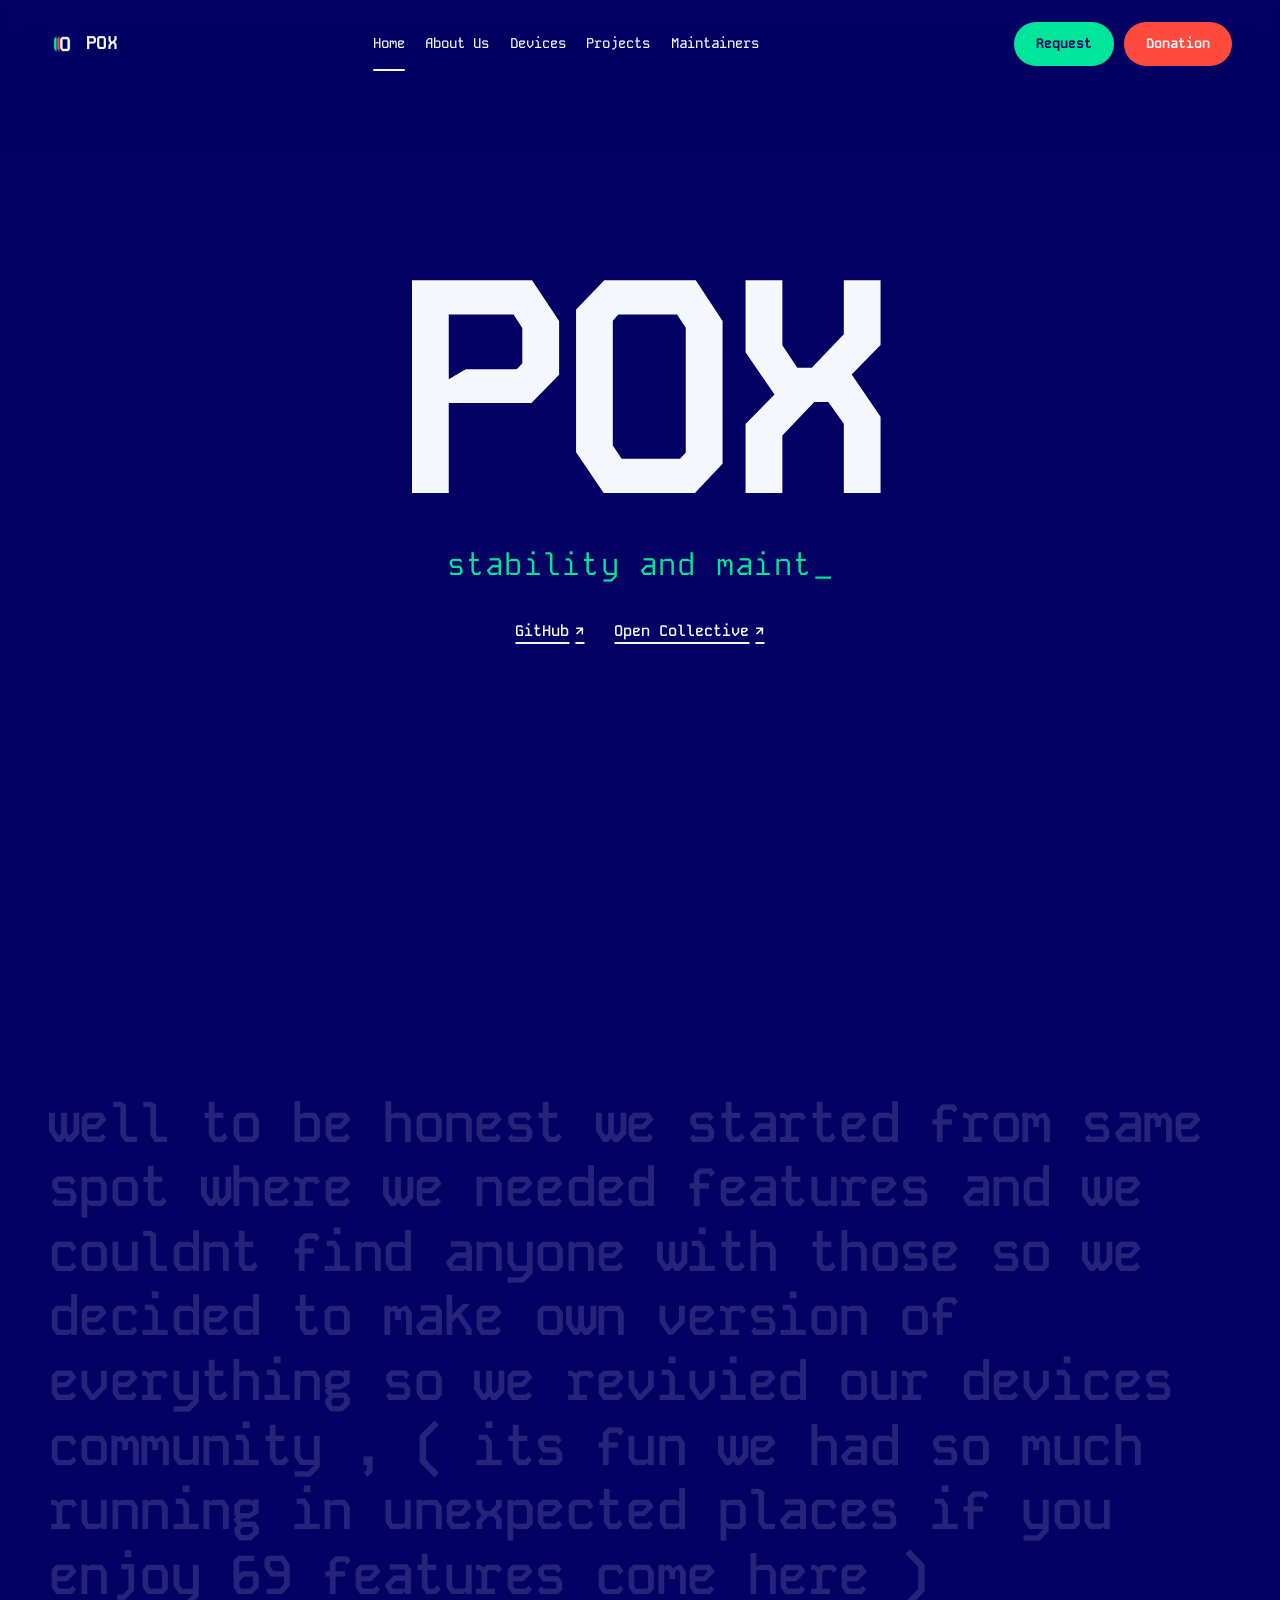
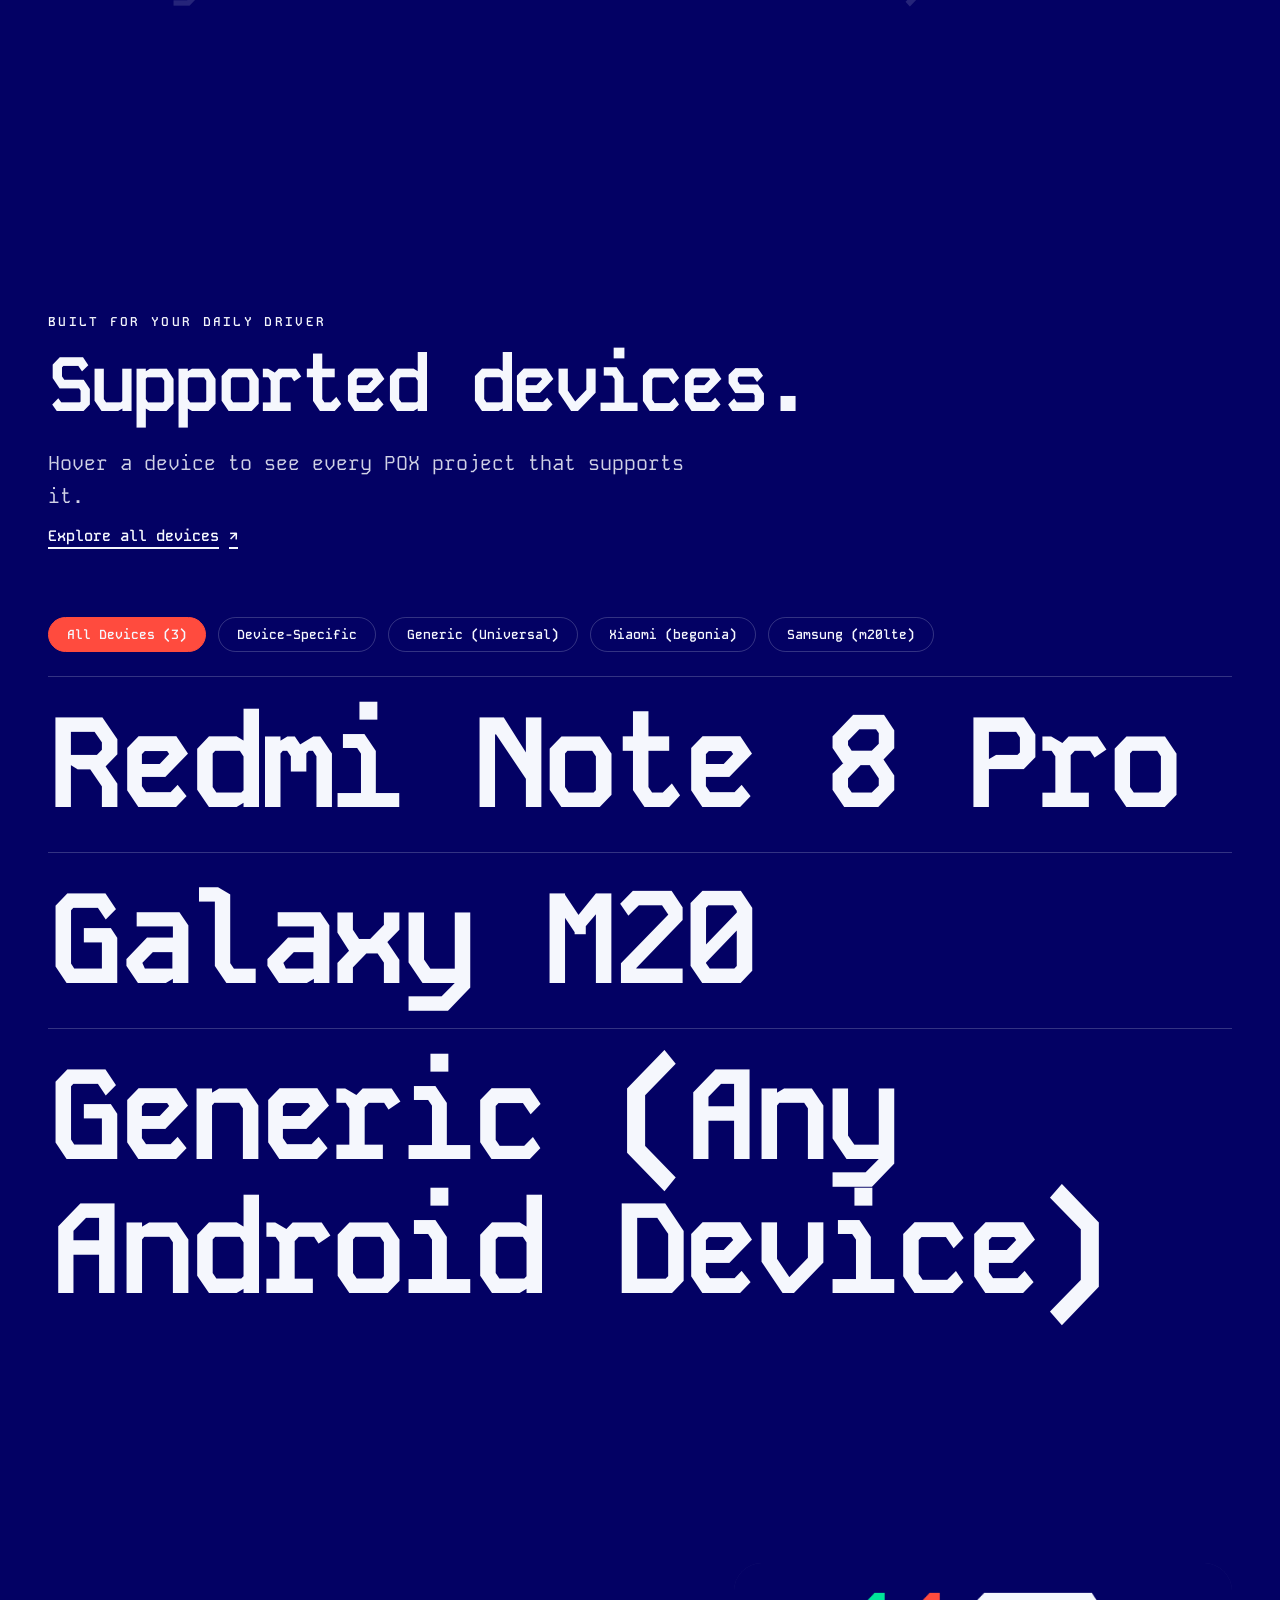
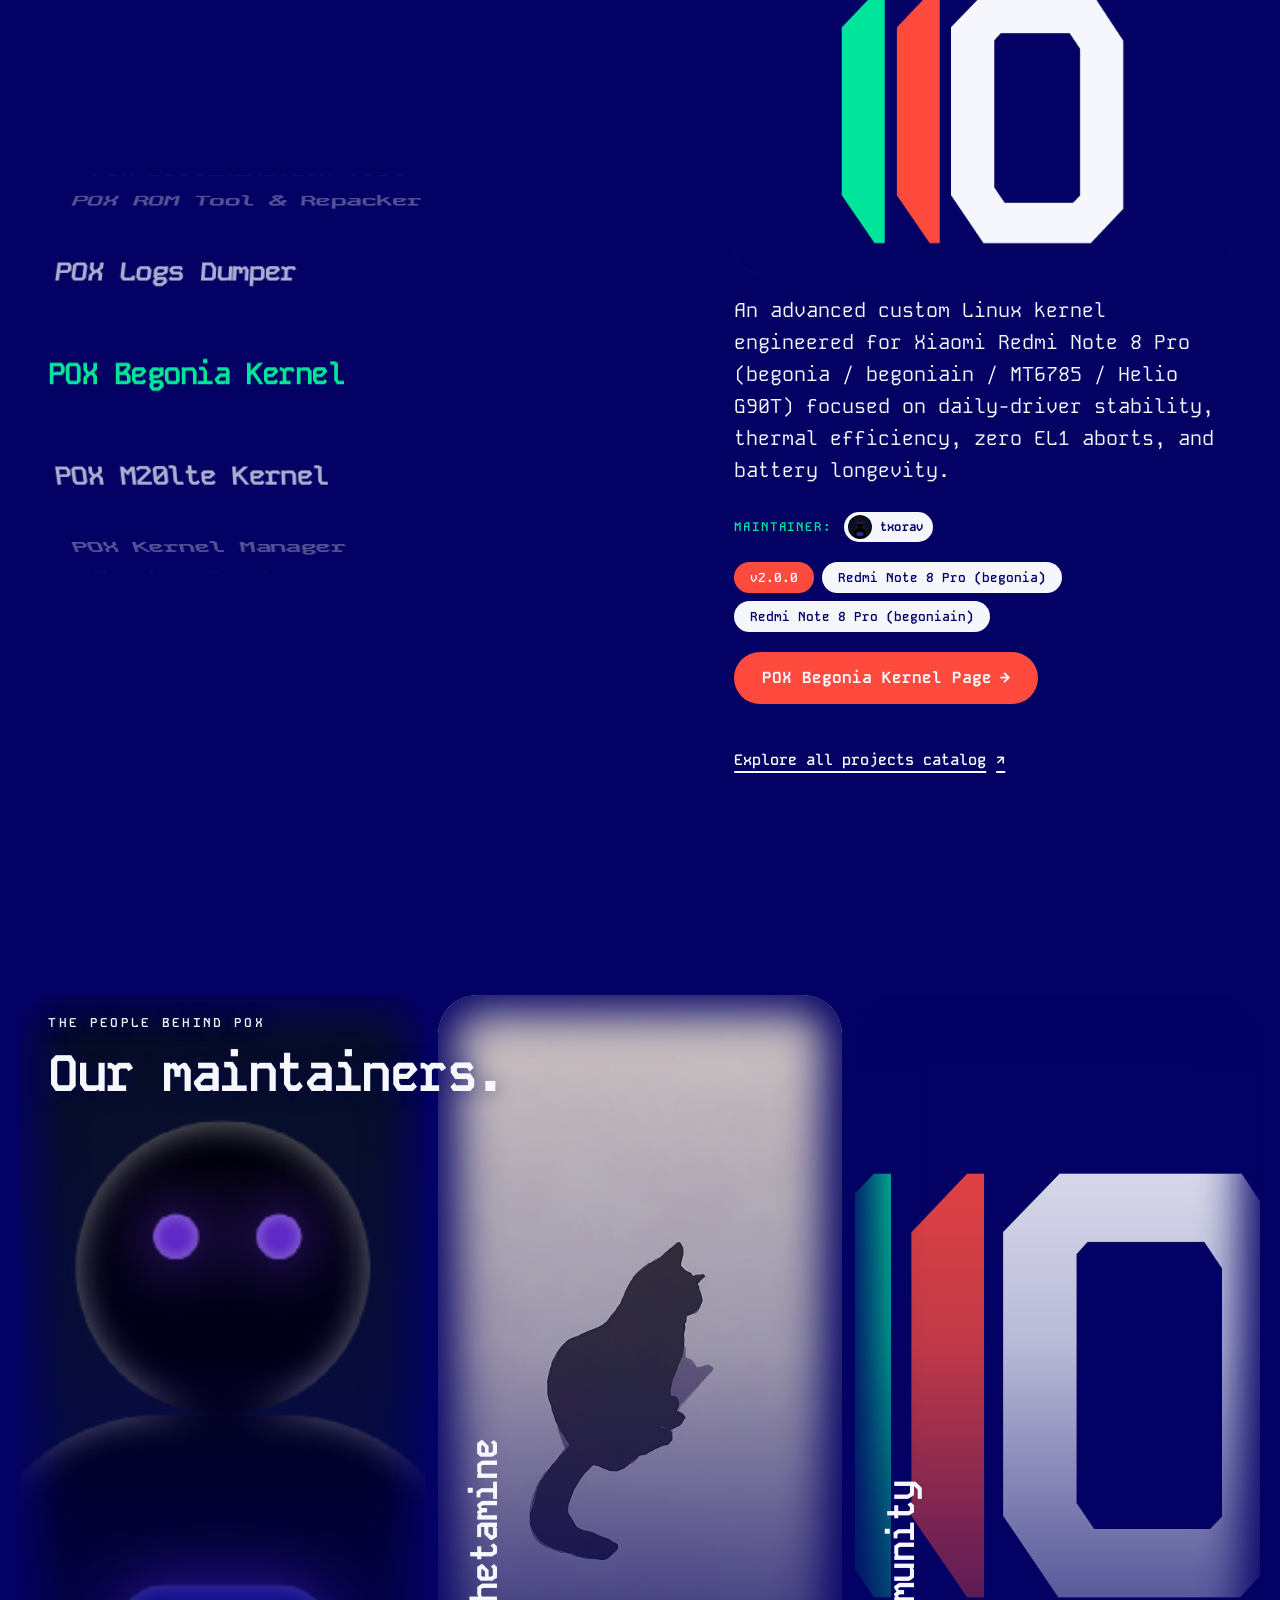
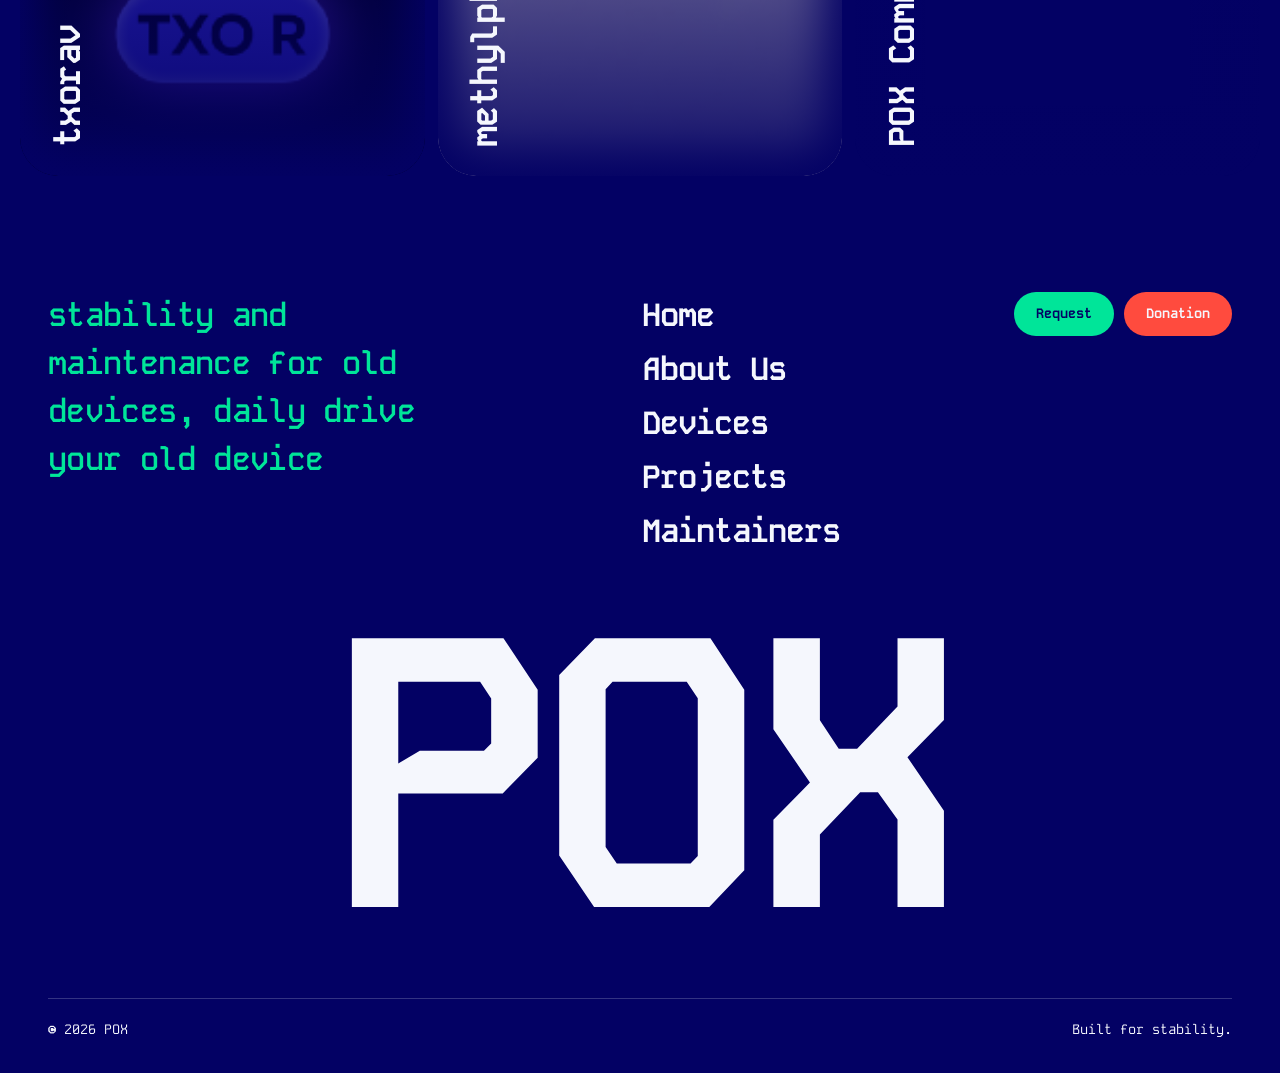
<file: index.html>
<!DOCTYPE html>
<html lang="en">
<head>
<title>POX</title>
<meta charset="UTF-8">
<meta name="viewport" content="width=device-width, initial-scale=1">
<link rel="icon" href="assets/poxlogo.png">
<link rel="preconnect" href="https://fonts.googleapis.com">
<link rel="preconnect" href="https://fonts.gstatic.com" crossorigin>
<link href="https://fonts.googleapis.com/css2?family=Kode+Mono:wght@400..700&display=swap" rel="stylesheet">
<link rel="stylesheet" href="css/style.css?v=13">
</head>
<body data-page="home" data-theme="indigo">
<div class="pblur" aria-hidden="true"><i class="tint"></i><i></i><i></i><i></i><i></i><i></i></div>
<header class="header" id="header">
  <nav class="nav">
    <a class="brand" id="brand" href="#home"><img id="logo" alt="POX logo"><span id="brandName">POX</span></a>
    <button class="nav-toggle" type="button" aria-expanded="false" aria-controls="links" aria-label="Open navigation">Menu <span aria-hidden="true">+</span></button>
        <div class="links" id="links"></div>
    <div class="ctas">
      <a class="btn req" id="ctaRequest"></a>
      <a class="btn don" id="ctaDonation"></a>
    </div>
  </nav>
</header>

<main id="main">
  <section class="slide hero" id="home" data-theme="indigo">
    <div class="hero-inner" id="heroInner">
      <h1 class="title" id="title" aria-label="POX"></h1>
      <p class="sub" id="subtitle"></p>
      <nav class="hero-socials" id="heroSocials" aria-label="POX on social media" hidden></nav>
    </div>
  </section>

  <section class="slide" id="aboutus" data-theme="light">
    <div class="wrap"><p class="story" id="story"></p></div>
  </section>

  <section class="slide" id="devices" data-theme="light" aria-labelledby="devicesTitle">
    <div class="wrap" id="devicesWrap"></div>
  </section>

  <section class="slide" id="projects" data-theme="indigo">
    <div class="wrap" id="projectsWrap"></div>
  </section>

  <section class="slide" id="maintainers" data-theme="mint">
    <div class="wrap"><div class="section-head rv"><p class="eyebrow">The people behind POX</p><h2>Our maintainers.</h2><p>Meet the people keeping the project moving.</p></div><div class="mstack" id="mlist"></div></div>
  </section>
</main>

<footer class="footer" id="footer" data-theme="indigo"></footer>
<!-- Netlify Forms build detector for SPA/JS form -->
<form name="request" method="POST" action="/" data-netlify="true" netlify netlify-honeypot="bot-field" hidden>
  <input type="hidden" name="form-name" value="request">
  <input name="bot-field">
  <input type="text" name="name">
  <input type="text" name="contact">
  <input type="text" name="project">
  <input type="text" name="device">
  <textarea name="message"></textarea>
</form>
<script src="js/app.js?v=13"></script>
</body>
</html>
</file>
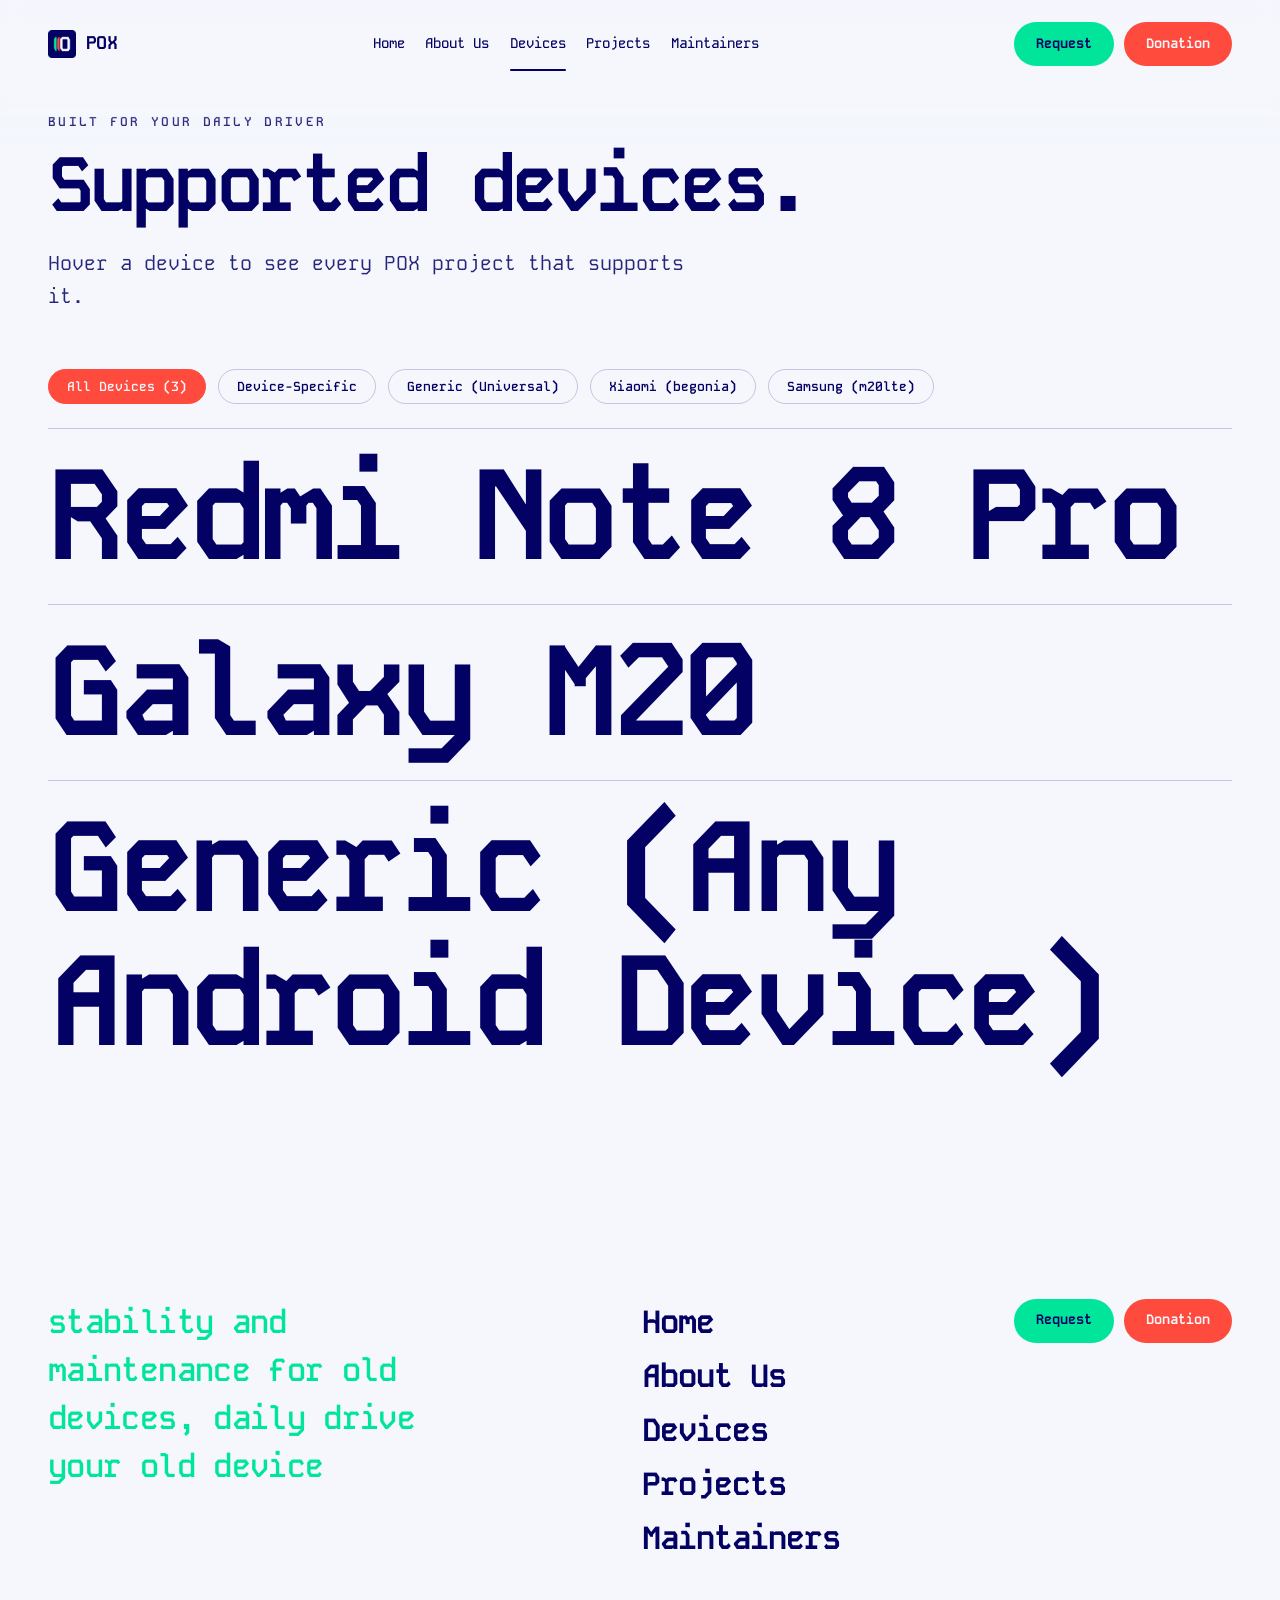
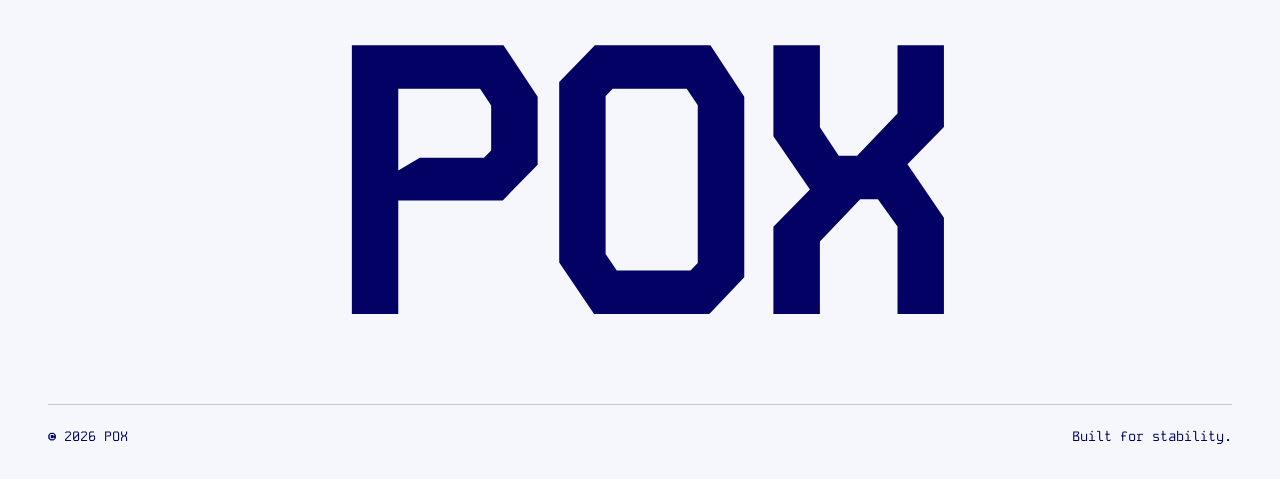
<file: devices.html>
<!DOCTYPE html>
<html lang="en">
<head>
<title>POX · Supported Devices</title>
<meta charset="UTF-8">
<meta name="viewport" content="width=device-width, initial-scale=1">
<meta name="description" content="Explore POX supported devices: Redmi Note 8 Pro and M20lte.">
<link rel="icon" href="assets/poxlogo.png">
<link rel="preconnect" href="https://fonts.googleapis.com">
<link rel="preconnect" href="https://fonts.gstatic.com" crossorigin>
<link href="https://fonts.googleapis.com/css2?family=Kode+Mono:wght@400..700&display=swap" rel="stylesheet">
<link rel="stylesheet" href="css/style.css?v=13">
</head>
<body data-page="devices" data-theme="light">
<div class="pblur" aria-hidden="true"><i class="tint"></i><i></i><i></i><i></i><i></i><i></i></div>
<header class="header" id="header">
  <nav class="nav">
    <a class="brand" id="brand" href="index.html#home"><img id="logo" alt="POX logo"><span id="brandName">POX</span></a>
    <button class="nav-toggle" type="button" aria-expanded="false" aria-controls="links" aria-label="Open navigation">Menu <span aria-hidden="true">+</span></button>
    <div class="links" id="links"></div>
    <div class="ctas">
      <a class="btn req" id="ctaRequest"></a>
      <a class="btn don" id="ctaDonation"></a>
    </div>
  </nav>
</header>
<main>
  <section class="slide" id="devices" data-theme="light" aria-labelledby="devicesTitle">
    <div class="wrap" id="devicesWrap"></div>
  </section>
</main>
<footer class="footer" id="footer" data-theme="indigo"></footer>
<script src="js/app.js?v=13"></script>
</body>
</html>
</file>
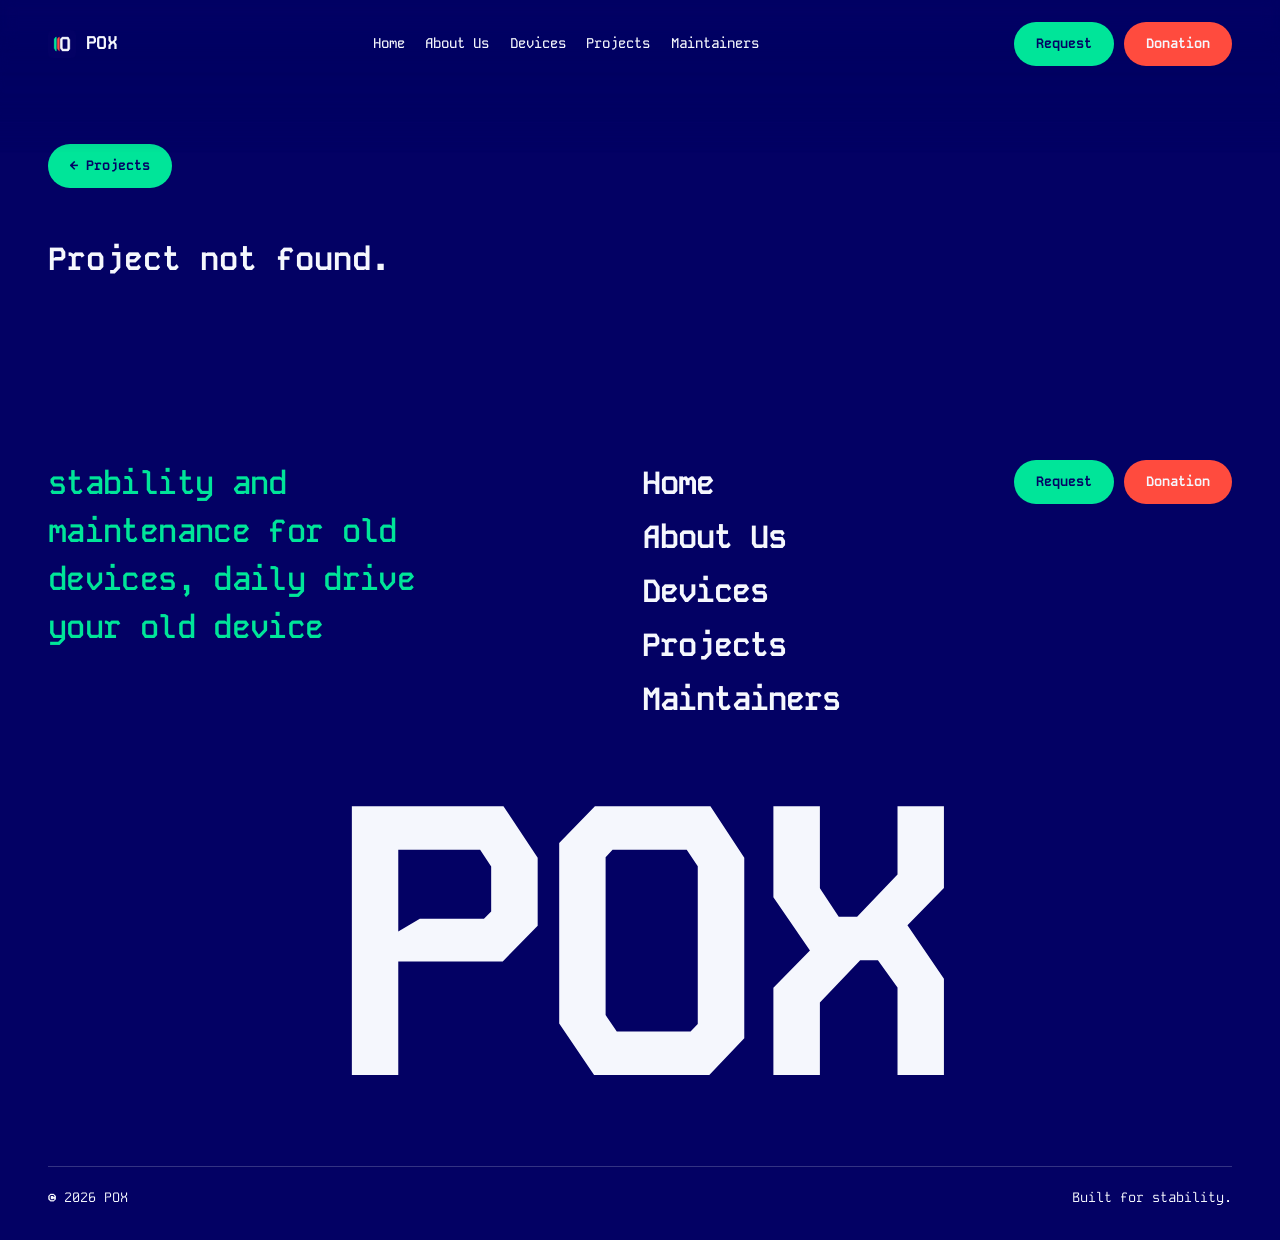
<file: project.html>
<!DOCTYPE html>
<html lang="en">
<head>
<title>POX · Project</title>
<meta charset="UTF-8">
<meta name="viewport" content="width=device-width, initial-scale=1">
<link rel="icon" href="assets/poxlogo.png">
<link rel="preconnect" href="https://fonts.googleapis.com">
<link rel="preconnect" href="https://fonts.gstatic.com" crossorigin>
<link href="https://fonts.googleapis.com/css2?family=Kode+Mono:wght@400..700&display=swap" rel="stylesheet">
<link rel="stylesheet" href="css/style.css?v=13">
</head>
<body data-page="project" data-theme="indigo">
<div class="pblur" aria-hidden="true"><i class="tint"></i><i></i><i></i><i></i><i></i><i></i></div>
<header class="header" id="header">
  <nav class="nav">
    <a class="brand" id="brand" href="#home"><img id="logo" alt="POX logo"><span id="brandName">POX</span></a>
    <button class="nav-toggle" type="button" aria-expanded="false" aria-controls="links" aria-label="Open navigation">Menu <span aria-hidden="true">+</span></button>
        <div class="links" id="links"></div>
    <div class="ctas">
      <a class="btn req" id="ctaRequest"></a>
      <a class="btn don" id="ctaDonation"></a>
    </div>
  </nav>
</header>
<main id="detail"></main>
<footer class="footer" id="footer" data-theme="indigo"></footer>
<script src="js/app.js?v=13"></script>
</body>
</html>
</file>
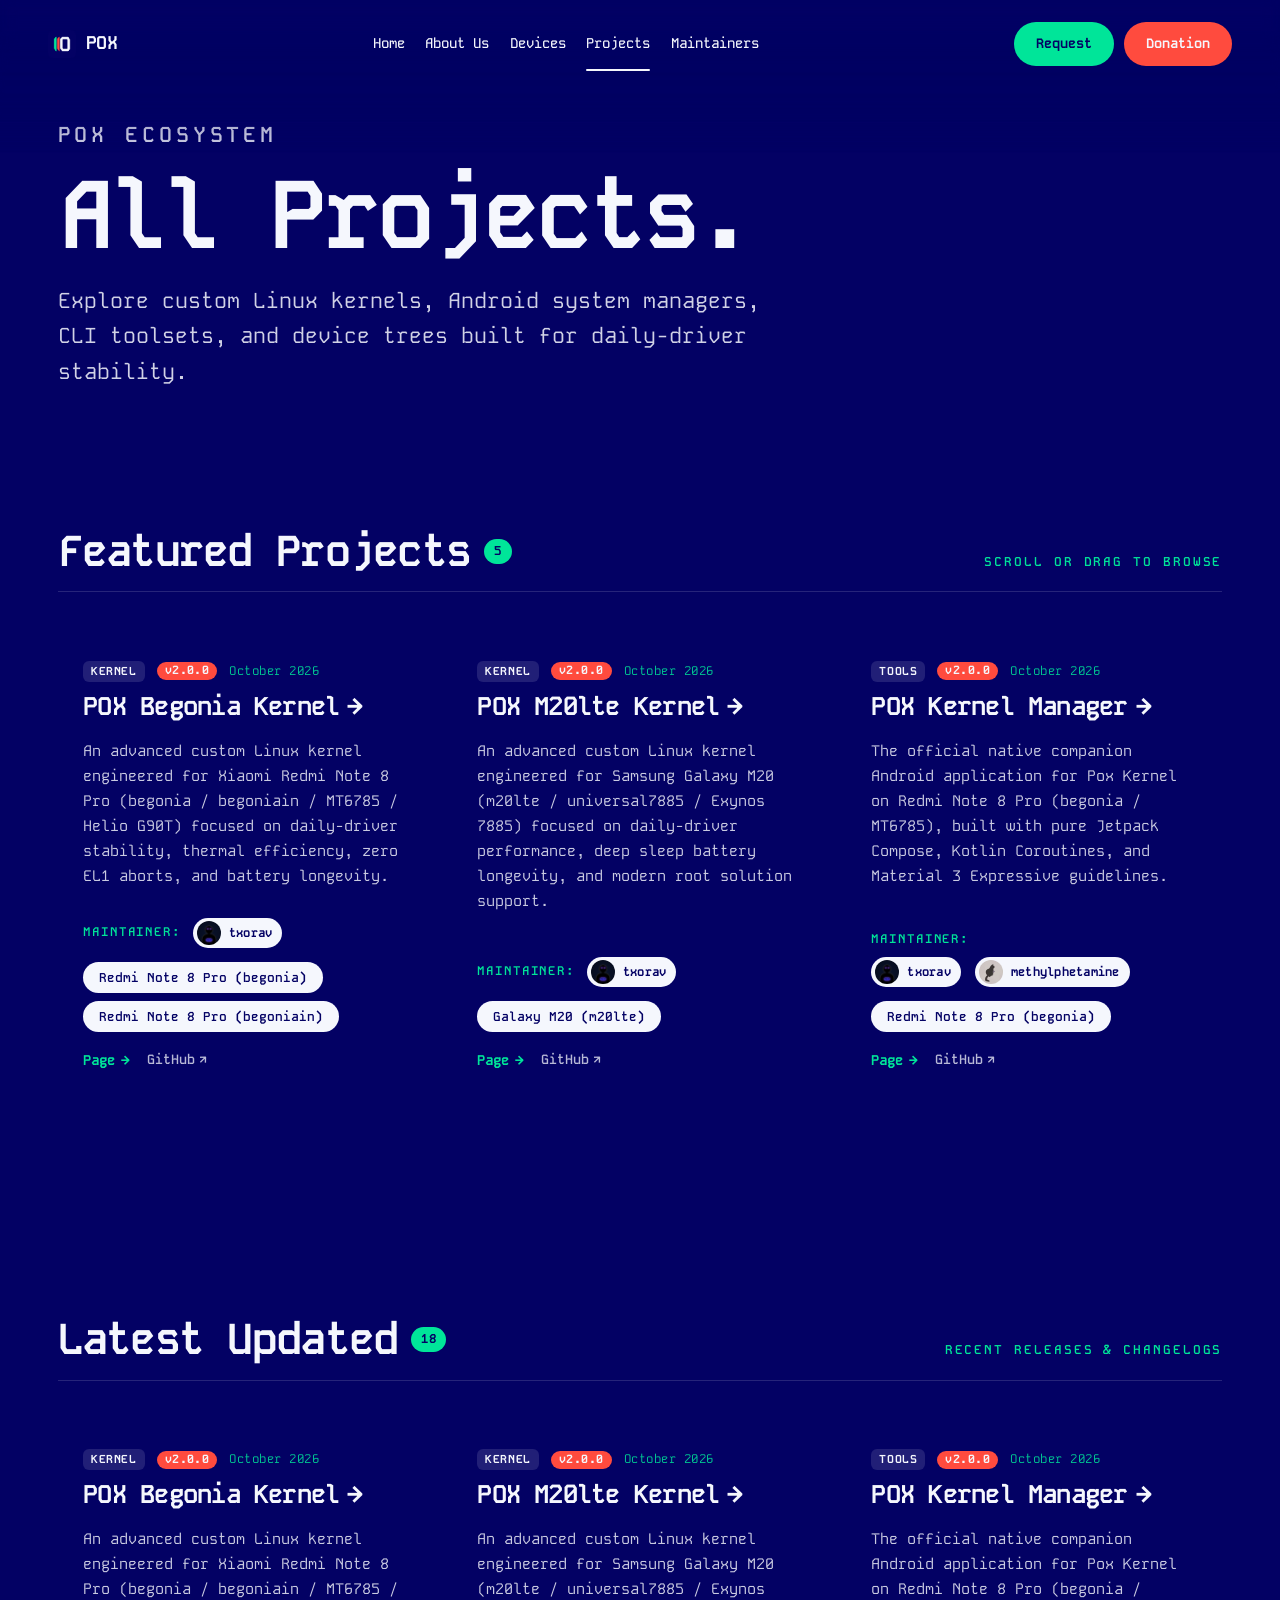
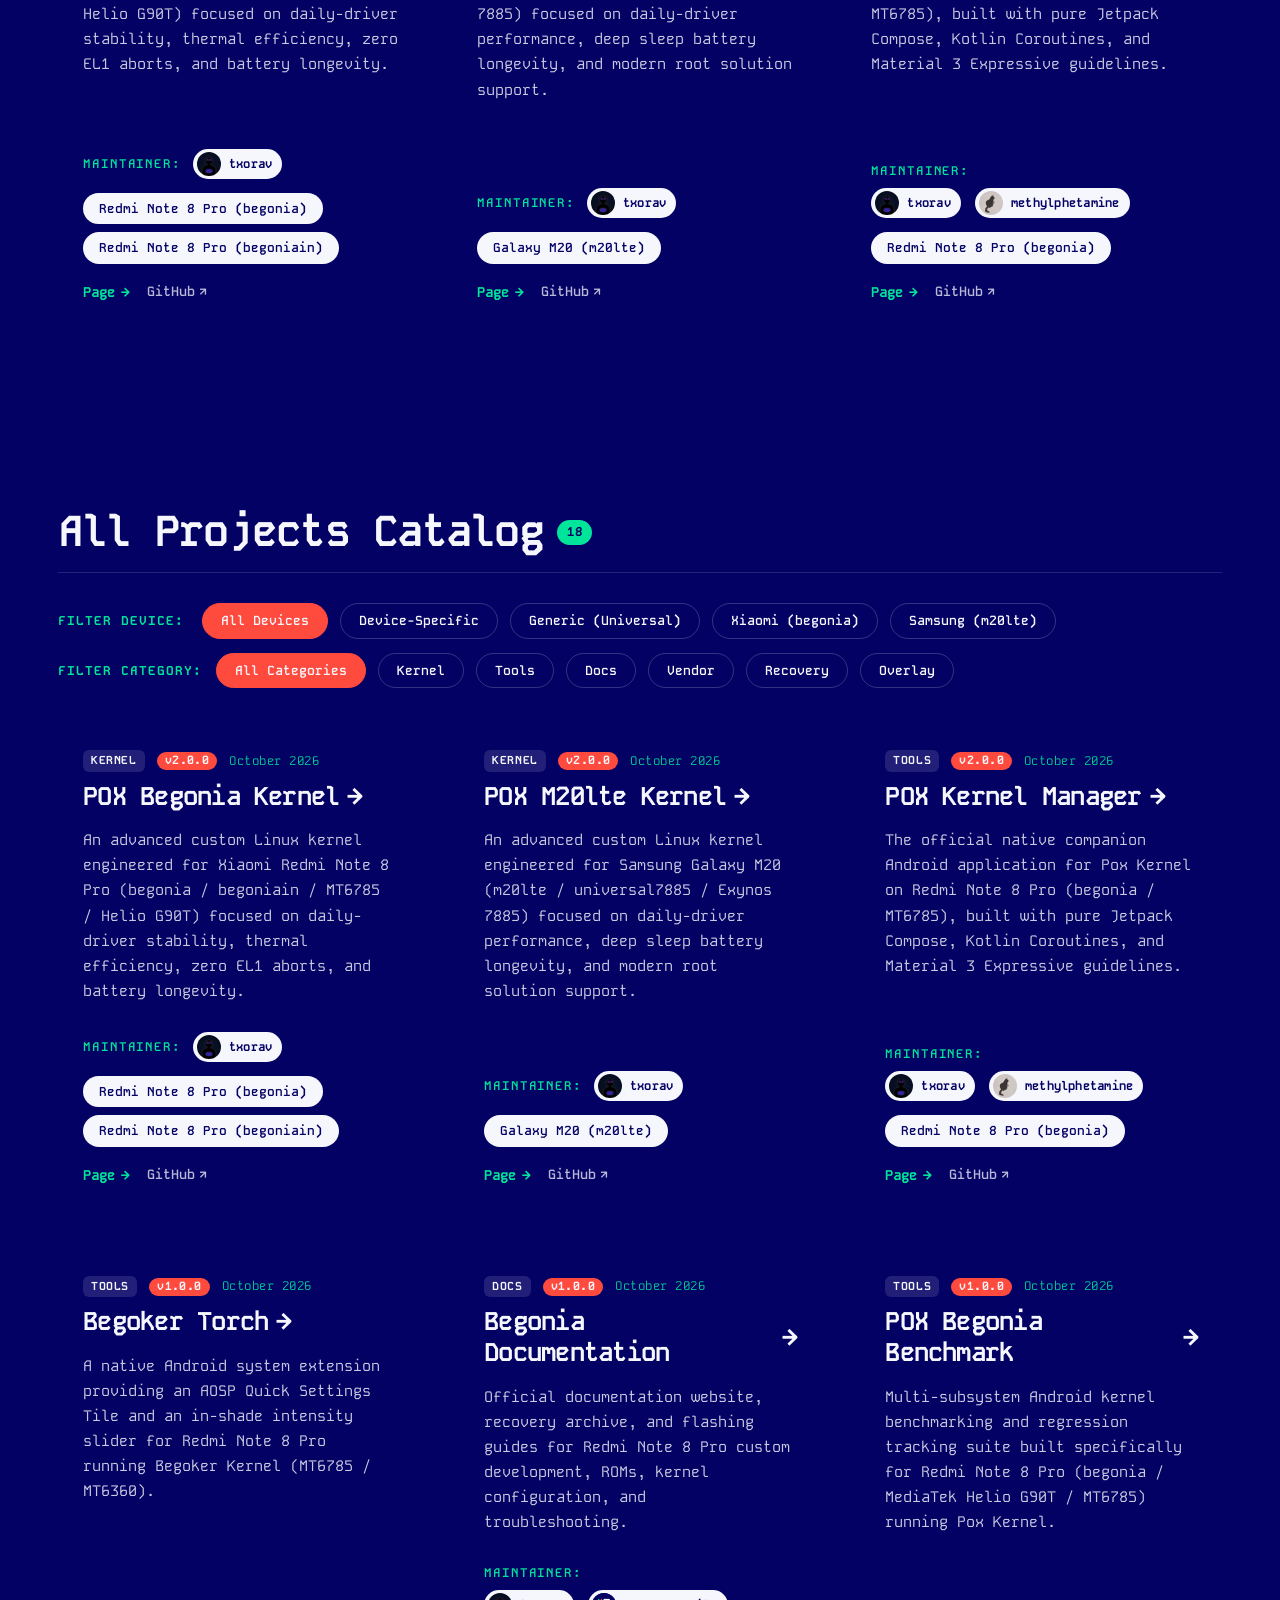
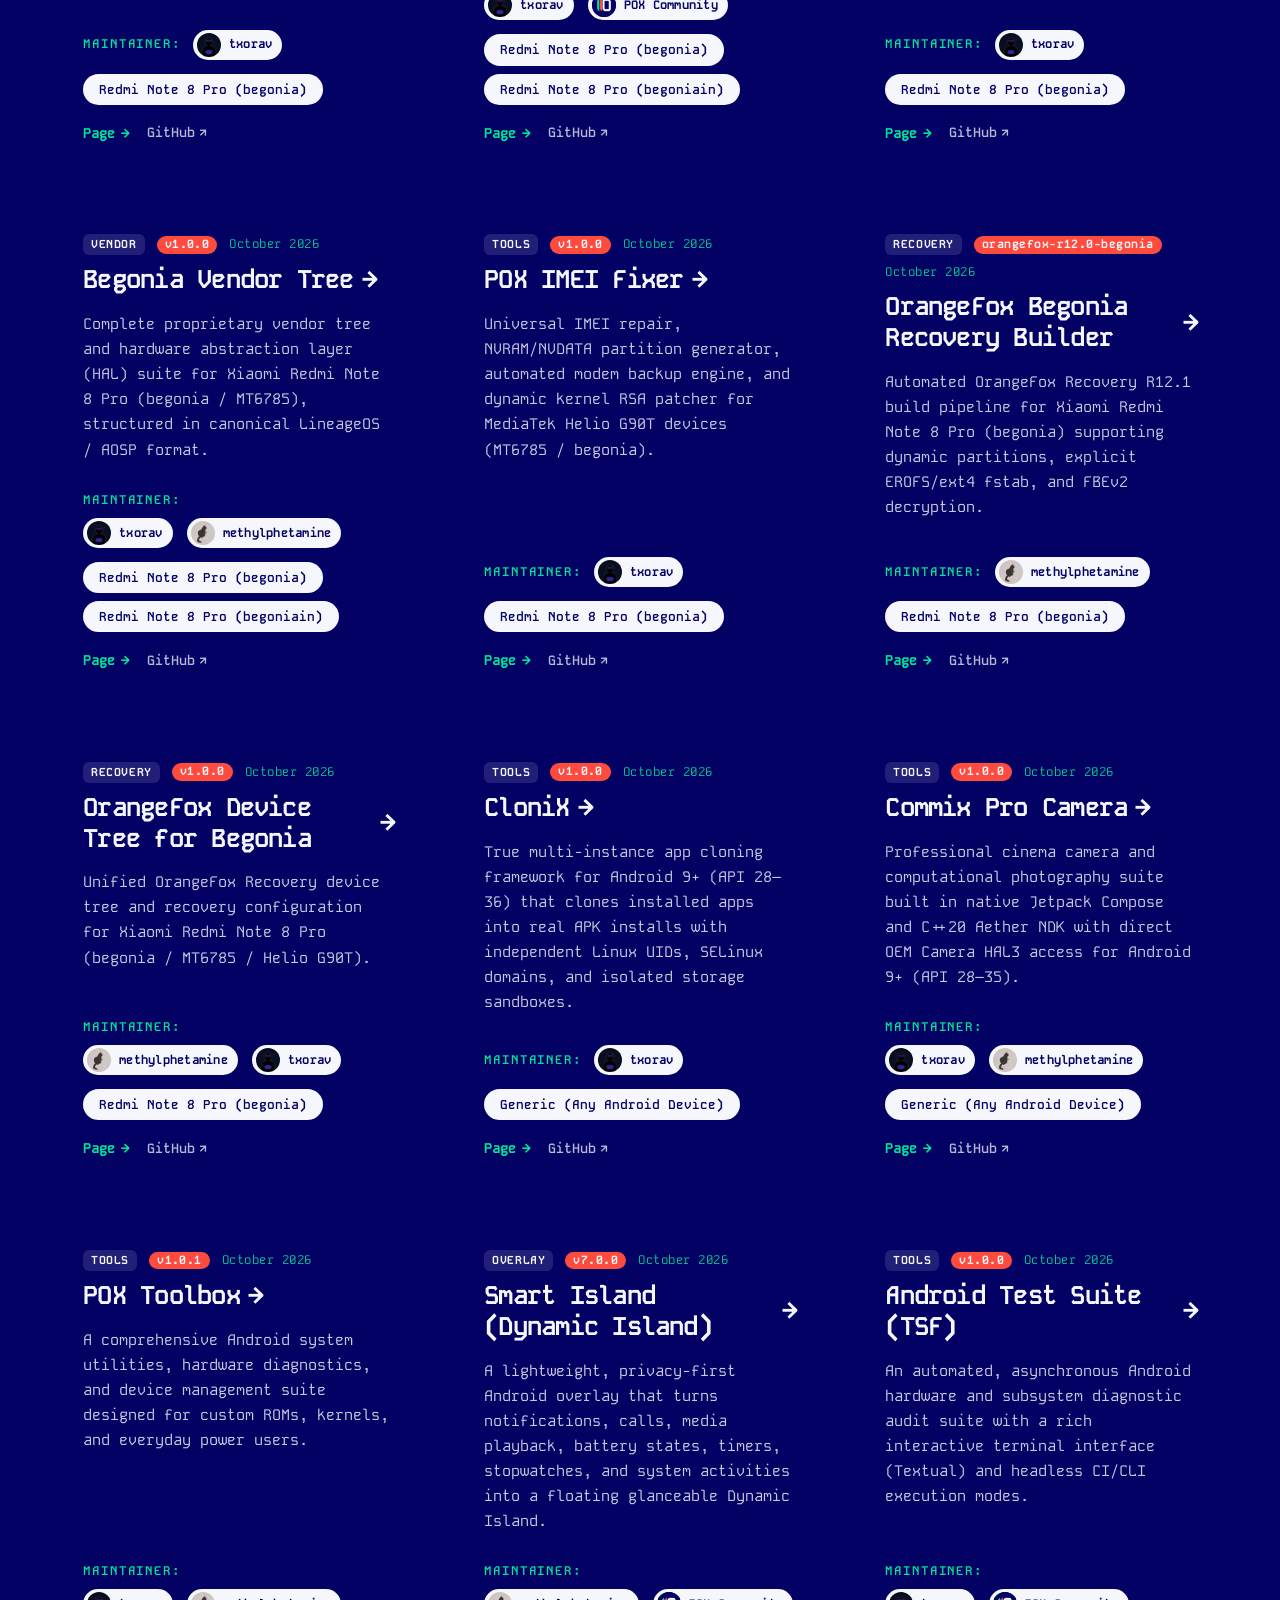
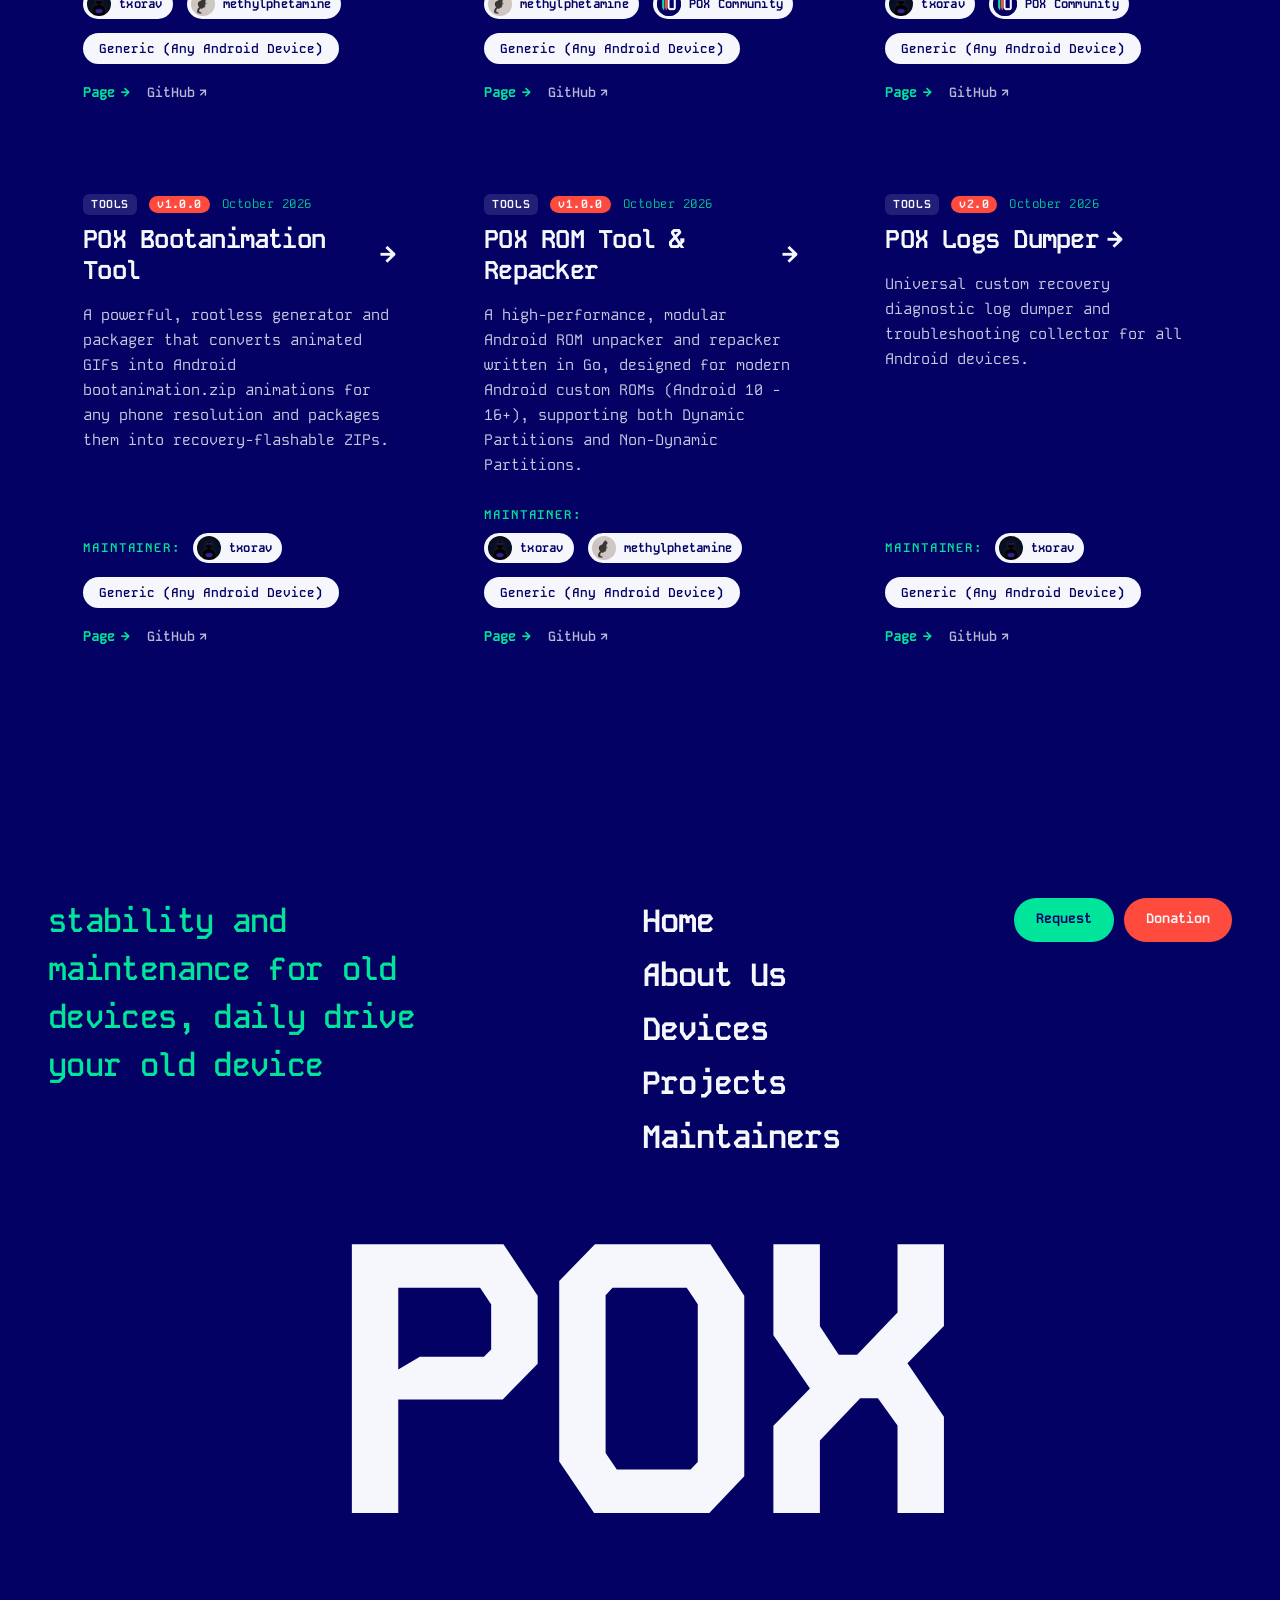
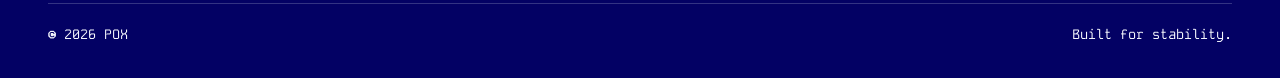
<file: projects.html>
<!DOCTYPE html>
<html lang="en">
<head>
<title>POX · Projects & Tools</title>
<meta charset="UTF-8">
<meta name="viewport" content="width=device-width, initial-scale=1">
<meta name="description" content="Explore POX projects: custom kernels, Android utilities, CLI tools, and vendor trees.">
<link rel="icon" href="assets/poxlogo.png">
<link rel="preconnect" href="https://fonts.googleapis.com">
<link rel="preconnect" href="https://fonts.gstatic.com" crossorigin>
<link href="https://fonts.googleapis.com/css2?family=Kode+Mono:wght@400..700&display=swap" rel="stylesheet">
<link rel="stylesheet" href="css/style.css?v=13">
</head>
<body data-page="projects" data-theme="indigo">
<div class="pblur" aria-hidden="true"><i class="tint"></i><i></i><i></i><i></i><i></i><i></i></div>
<header class="header" id="header">
  <nav class="nav">
    <a class="brand" id="brand" href="index.html#home"><img id="logo" alt="POX logo"><span id="brandName">POX</span></a>
    <button class="nav-toggle" type="button" aria-expanded="false" aria-controls="links" aria-label="Open navigation">Menu <span aria-hidden="true">+</span></button>
    <div class="links" id="links"></div>
    <div class="ctas">
      <a class="btn req" id="ctaRequest"></a>
      <a class="btn don" id="ctaDonation"></a>
    </div>
  </nav>
</header>
<main id="projectsPage"></main>
<footer class="footer" id="footer" data-theme="indigo"></footer>
<script src="js/app.js?v=13"></script>
</body>
</html>
</file>
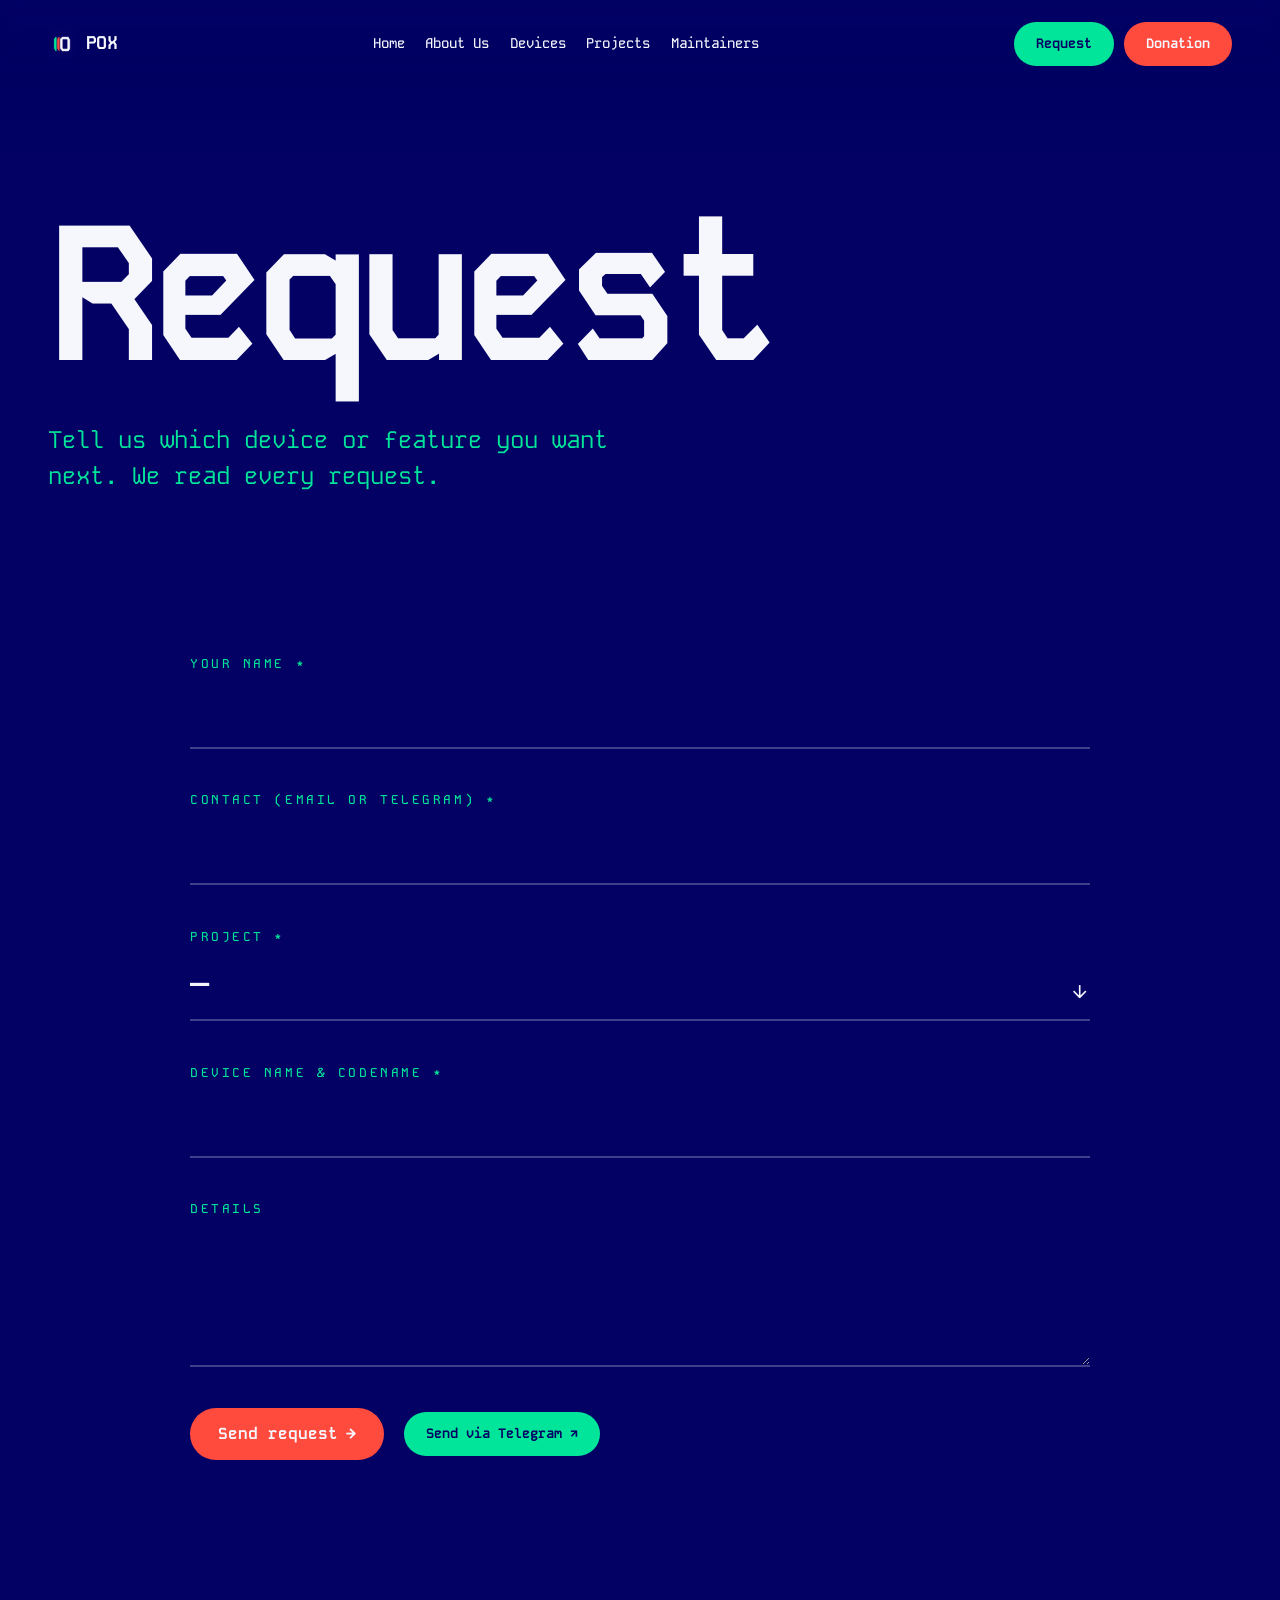
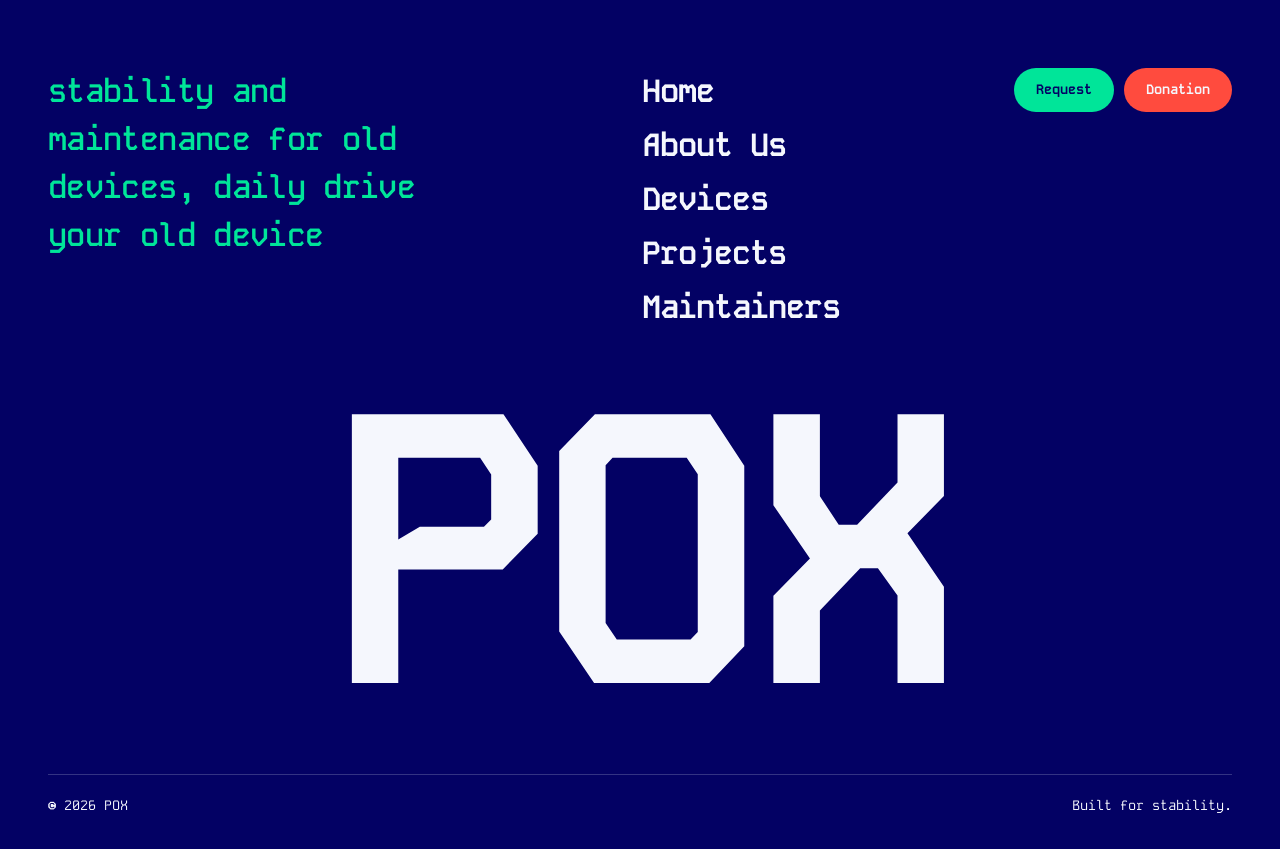
<file: request.html>
<!DOCTYPE html>
<html lang="en">
<head>
<title>POX · Request</title>
<meta charset="UTF-8">
<meta name="viewport" content="width=device-width, initial-scale=1">
<link rel="icon" href="assets/poxlogo.png">
<link rel="preconnect" href="https://fonts.googleapis.com">
<link rel="preconnect" href="https://fonts.gstatic.com" crossorigin>
<link href="https://fonts.googleapis.com/css2?family=Kode+Mono:wght@400..700&display=swap" rel="stylesheet">
<link rel="stylesheet" href="css/style.css?v=13">
</head>
<body data-page="request" data-theme="indigo">
<div class="pblur" aria-hidden="true"><i class="tint"></i><i></i><i></i><i></i><i></i><i></i></div>
<header class="header" id="header">
  <nav class="nav">
    <a class="brand" id="brand" href="#home"><img id="logo" alt="POX logo"><span id="brandName">POX</span></a>
    <button class="nav-toggle" type="button" aria-expanded="false" aria-controls="links" aria-label="Open navigation">Menu <span aria-hidden="true">+</span></button>
        <div class="links" id="links"></div>
    <div class="ctas">
      <a class="btn req" id="ctaRequest"></a>
      <a class="btn don" id="ctaDonation"></a>
    </div>
  </nav>
</header>
<!-- Netlify Forms build detector for SPA/JS form -->
<form name="request" method="POST" action="/" data-netlify="true" netlify netlify-honeypot="bot-field" hidden>
  <input type="hidden" name="form-name" value="request">
  <input name="bot-field">
  <input type="text" name="name">
  <input type="text" name="contact">
  <input type="text" name="project">
  <input type="text" name="device">
  <textarea name="message"></textarea>
</form>
<main id="request"></main>
<footer class="footer" id="footer" data-theme="indigo"></footer>
<script src="js/app.js?v=13"></script>
</body>
</html>
</file>
<file: css/style.css>
:root{--navy:#030164;--light:#F5F7FD;--coral:#FF4B3E;--mint:#00E599;--ease:cubic-bezier(.16,1,.3,1)}
*{box-sizing:border-box;margin:0;padding:0;-webkit-tap-highlight-color:transparent}
[hidden]{display:none!important}
@supports not (overflow-x:clip){html,body{overflow-x:hidden}}
html{scroll-behavior:smooth;scroll-snap-type:y proximity;overflow-x:clip;max-width:100%;overscroll-behavior-x:none}
:focus-visible{outline:2px solid currentColor;outline-offset:5px}
button,a,input,select,textarea{touch-action:manipulation}
body{
  --bg:var(--navy);--fg:var(--light);--a:var(--mint);
  --req-bg:var(--mint);--req-fg:var(--navy);--chip-bg:var(--light);--chip-fg:var(--navy);
  background:var(--bg);color:var(--fg);font-family:"Kode Mono",monospace;overflow-x:hidden;overflow-x:clip;max-width:100%;overflow-wrap:break-word;line-height:1.5;
  transition:background-color .7s var(--ease),color .7s var(--ease)}
body[data-theme=light]{--bg:var(--light);--fg:var(--navy);--a:var(--coral);--chip-bg:var(--navy);--chip-fg:var(--light)}
body[data-theme=mint]{--bg:var(--mint);--fg:var(--navy);--a:var(--light);--req-bg:var(--navy);--req-fg:var(--mint);--chip-bg:var(--navy);--chip-fg:var(--mint)}
a{color:inherit;text-decoration:none}
::selection{background:var(--coral);color:var(--light)}
::-webkit-scrollbar{width:6px}
::-webkit-scrollbar-track{background:var(--navy)}
::-webkit-scrollbar-thumb{background:var(--mint);border-radius:9999px}

/* PROGRESSIVE BLUR */
.pblur{position:fixed;inset:0 0 auto 0;height:clamp(120px,17vh,180px);z-index:40;pointer-events:none}
.pblur i{position:absolute;inset:0}
.pblur .tint{background:var(--bg);opacity:.78;transition:background-color .7s var(--ease);-webkit-mask-image:linear-gradient(to bottom,#000 15%,transparent);mask-image:linear-gradient(to bottom,#000 15%,transparent)}
.pblur i:nth-child(2){-webkit-backdrop-filter:blur(.5px);backdrop-filter:blur(.5px);-webkit-mask-image:linear-gradient(to bottom,#000 0,#000 60%,transparent);mask-image:linear-gradient(to bottom,#000 0,#000 60%,transparent)}
.pblur i:nth-child(3){-webkit-backdrop-filter:blur(1px);backdrop-filter:blur(1px);-webkit-mask-image:linear-gradient(to bottom,#000 0,#000 45%,transparent 80%);mask-image:linear-gradient(to bottom,#000 0,#000 45%,transparent 80%)}
.pblur i:nth-child(4){-webkit-backdrop-filter:blur(2px);backdrop-filter:blur(2px);-webkit-mask-image:linear-gradient(to bottom,#000 0,#000 30%,transparent 65%);mask-image:linear-gradient(to bottom,#000 0,#000 30%,transparent 65%)}
.pblur i:nth-child(5){-webkit-backdrop-filter:blur(4px);backdrop-filter:blur(4px);-webkit-mask-image:linear-gradient(to bottom,#000 0,#000 20%,transparent 50%);mask-image:linear-gradient(to bottom,#000 0,#000 20%,transparent 50%)}
.pblur i:nth-child(6){-webkit-backdrop-filter:blur(8px);backdrop-filter:blur(8px);-webkit-mask-image:linear-gradient(to bottom,#000 0,#000 10%,transparent 35%);mask-image:linear-gradient(to bottom,#000 0,#000 10%,transparent 35%)}

/* HEADER */
.header{position:fixed;inset:0 0 auto 0;z-index:50;padding:22px clamp(20px,5vw,48px)}
.header.scrolled{padding-top:14px;padding-bottom:14px}
.nav{max-width:1280px;margin:auto;display:flex;align-items:center;justify-content:space-between;flex-wrap:wrap;gap:14px}
.nav>*{animation:down .9s var(--ease) backwards}
.nav>.links{animation-delay:.15s}.nav>.ctas{animation-delay:.3s}
.brand{display:flex;align-items:center;gap:10px;min-height:44px;font-weight:700;font-size:1.15rem;letter-spacing:-.03em;flex-shrink:0}
.brand img{width:28px;height:28px;transition:transform .6s var(--ease)}
.brand:hover img{transform:rotate(180deg) scale(1.15)}
.links{display:flex;align-items:center;gap:clamp(12px,1.6vw,24px);font-size:clamp(.8rem,1.1vw,.95rem);font-weight:500}
.nav-toggle{display:none}
.nav-link{position:relative;display:inline-flex;align-items:center;min-height:44px;transition:transform .3s var(--ease)}
.nav-link::after{content:"";position:absolute;left:0;bottom:-5px;height:2px;width:100%;background:currentColor;border-radius:9px;transform:scaleX(0);transform-origin:left;transition:transform .4s var(--ease)}
.nav-link:hover{transform:translateY(-2px)}
.nav-link:hover::after,.nav-link.active::after{transform:scaleX(1)}
.ctas{display:flex;gap:10px}

/* BUTTONS */
.btn{--mx:0px;--my:0px;display:inline-flex;align-items:center;justify-content:center;min-height:44px;gap:8px;padding:9px 22px;border-radius:9999px;font:inherit;font-weight:700;font-size:.85rem;white-space:nowrap;border:0;cursor:pointer;
  transform:translate(var(--mx),var(--my));transition:transform .35s var(--ease),background-color .7s var(--ease),color .7s var(--ease)}
.btn:hover{transform:translate(var(--mx),var(--my)) scale(1.06)}
.btn:active{transform:scale(.96)}
.btn .arr{display:inline-block;transition:transform .35s var(--ease)}
.btn:hover .arr{transform:translateX(5px)}
.btn.req{background:var(--req-bg);color:var(--req-fg)}
.btn.don,.btn.coral{background:var(--coral);color:var(--light)}
.btn.mint{background:var(--mint);color:var(--navy)}
.btn.go,.btn.big{padding:14px 28px;font-size:1rem;background:var(--coral);color:var(--light)}

/* SLIDES */
.slide{min-height:100svh;scroll-snap-align:start;display:flex;flex-direction:column;justify-content:center;padding:7rem clamp(20px,5vw,48px)}
.wrap{max-width:1280px;margin:0 auto;width:100%}

/* HERO */
.hero{align-items:center;text-align:center}
.hero-inner{max-width:100%}
.title{font-weight:700;font-size:clamp(7rem,30vw,19rem);line-height:.95;letter-spacing:-.06em;display:flex;justify-content:center;user-select:none}
.pox-letter{display:inline-block;transition:transform .45s var(--ease),color .3s}
.pox-letter:hover{transform:translateY(-16px) rotate(-4deg);color:var(--mint)}
.pox-letter i{display:inline-block;font-style:normal;
  animation:rise 1.2s var(--ease) calc(var(--i)*.14s + .1s) backwards}
.sub{color:var(--mint);font-size:clamp(1rem,2.4vw,1.9rem);letter-spacing:.04em;margin-top:.4rem;min-height:1.5em}
.sub::after{content:"_";margin-left:2px;animation:blink 1s steps(1) 8}
.sub.done::after{display:none}
.hero-socials{display:flex;flex-wrap:wrap;justify-content:center;gap:0 clamp(16px,2.4vw,30px);max-width:880px;margin:1.4rem auto 0}
.hero-social{display:inline-flex;align-items:center;gap:6px;min-height:44px;font-size:clamp(.85rem,1.2vw,1rem);font-weight:600;text-decoration:underline;text-decoration-thickness:2px;text-underline-offset:6px;
  animation:up .9s var(--ease) calc(1.5s + var(--i)*.07s) backwards;transition:transform .35s var(--ease),color .3s}
.hero-social:hover{color:var(--mint);transform:translateY(-3px)}

/* ABOUT */
.story{font-size:clamp(1.5rem,4.2vw,3.6rem);line-height:1.2;font-weight:600;letter-spacing:-.03em}
.w{opacity:.14;transition:opacity .5s var(--ease)}
.w.on{opacity:1}

/* PROJECTS */
.list{display:flex;flex-direction:column}
.row{position:relative;padding:1.3rem 0;outline:none;transition:opacity .45s}
.row::before{content:"";position:absolute;left:0;right:0;top:0;height:1px;background:currentColor;opacity:.2;transform:scaleX(0);transform-origin:left;transition:transform 1.2s var(--ease) var(--d,0s)}
.row.in::before{transform:scaleX(1)}
@media(hover:hover) and (pointer:fine){.list:hover .row.in:not(:hover):not(:focus-within){opacity:.3}}
.name{display:block;width:fit-content;font-weight:700;font-size:clamp(2.8rem,10vw,8.5rem);line-height:1.05;letter-spacing:-.05em;cursor:pointer;
  transition:color .35s var(--ease),transform .55s var(--ease)}
.row:hover .name,.row.open .name,.row:focus-within .name{color:var(--a);transform:translateX(18px)}
.reveal{display:grid;grid-template-rows:0fr;opacity:0;transition:grid-template-rows .6s var(--ease),opacity .4s}
.row:hover .reveal,.row.open .reveal,.row:focus-within .reveal{grid-template-rows:1fr;opacity:1}
.rin{overflow:hidden}
.panel{display:grid;grid-template-columns:auto minmax(0,1fr) auto;gap:28px;align-items:end;padding:1rem 0 .5rem 18px}
.info{max-width:760px;display:flex;flex-direction:column;gap:20px}
.info p{font-size:clamp(1rem,1.6vw,1.3rem);line-height:1.6}
.chips{display:flex;flex-wrap:wrap;gap:8px}
.chip{display:inline-block;padding:6px 16px;border-radius:9999px;background:var(--chip-bg);color:var(--chip-fg);font-size:.8rem;font-weight:600;
  opacity:0;transform:translateY(12px) scale(.9);transition:opacity .4s,transform .5s var(--ease),background-color .7s,color .7s}
.row:hover .chip,.row.open .chip,.row:focus-within .chip,.dsec .chip,.pdetail .chip{opacity:1;transform:none;transition-delay:calc(var(--i)*.06s + .12s),calc(var(--i)*.06s + .12s),0s,0s}
.chip:hover{transform:translateY(-3px) scale(1.05)!important}
.chip.v-chip{background:var(--coral);color:var(--light);border:0}
.row-head{display:flex;flex-wrap:wrap;align-items:center;gap:12px 18px}
.panel .btn{opacity:0;transform:translateX(-14px);transition:opacity .5s .2s,transform .5s .2s var(--ease)}
.row:hover .panel .btn,.row.open .panel .btn,.row:focus-within .panel .btn{opacity:1;transform:translate(var(--mx),var(--my))}
.row:hover .panel .btn:hover{transform:translate(var(--mx),var(--my)) scale(1.06);transition-delay:0s}

/* MAINTAINERS */
/* Maintainers: big stacked portraits in a row. Names are rotated; hover/focus widens the portrait, straightens the name and reveals the profile. */
#maintainers{padding:0}
#maintainers .wrap{position:relative;max-width:none;height:100svh;display:flex;padding:clamp(76px,11vh,104px) clamp(10px,1.6vw,24px) clamp(10px,1.6vw,24px)}
#maintainers .section-head{position:absolute;z-index:3;top:clamp(92px,13vh,124px);left:calc(clamp(10px,1.6vw,24px) + var(--pad,28px));margin:0;color:var(--light);text-shadow:0 2px 18px rgba(3,1,100,.55)}
#maintainers .section-head h2{font-size:clamp(1.8rem,4vw,3.4rem)}
#maintainers .section-head>p:not(.eyebrow){display:none}
.mstack{--pad:clamp(16px,2.2vw,32px);flex:1;min-width:0;min-height:0;display:flex;gap:clamp(6px,1vw,14px)}
.mp{position:relative;flex:1 1 0;min-width:0;overflow:hidden;border-radius:clamp(22px,3vw,44px);outline:none;cursor:pointer;color:var(--light);transition:flex-grow .85s var(--ease),opacity .45s}
.mp::before{content:"";position:absolute;inset:0;z-index:1;border-radius:inherit;pointer-events:none;box-shadow:inset 0 0 clamp(22px,3.4vw,52px) clamp(8px,1.4vw,20px) var(--bg)}
.mp::after{content:"";position:absolute;inset:0;z-index:1;border-radius:inherit;background:linear-gradient(to top,rgba(3,1,100,.92),rgba(3,1,100,.25) 55%,transparent);pointer-events:none}
.mp.in:hover,.mp.in:focus-visible,.mp.in:has(a:focus-visible){flex-grow:5}
.ph.mp-img{position:absolute;inset:0;border-radius:inherit;color:var(--navy)}
.ph.mp-img img{transform:scale(1.08);transition:transform 1.2s var(--ease)}
.mp:hover .ph.mp-img img,.mp:focus-visible .ph.mp-img img,.mp:has(a:focus-visible) .ph.mp-img img{transform:scale(1)}
.ph.mp-img .ph-i{font-size:clamp(5rem,14vw,11rem);opacity:.25}
.mp-name{position:absolute;z-index:2;left:var(--pad);bottom:var(--pad);max-width:calc(100% - var(--pad)*2);font-size:clamp(1.4rem,2.8vw,2.6rem);font-weight:700;line-height:1.1;letter-spacing:-.04em;white-space:nowrap;transform-origin:0 100%;transform:translateX(1.1em) rotate(-90deg);transition:transform .85s var(--ease),color .4s}
.mp:hover .mp-name,.mp:focus-visible .mp-name,.mp:has(a:focus-visible) .mp-name{transform:none;color:var(--mint)}
.mp-body{position:absolute;z-index:2;left:var(--pad);right:var(--pad);bottom:calc(var(--pad) + 3.6rem);display:flex;flex-direction:column;gap:6px;max-width:560px;opacity:0;transform:translateY(18px);pointer-events:none;transition:opacity .3s,transform .5s var(--ease)}
.mp:hover .mp-body,.mp:focus-visible .mp-body,.mp:has(a:focus-visible) .mp-body{opacity:1;transform:none;pointer-events:auto;transition:opacity .5s .3s,transform .7s var(--ease) .3s}
.mp-body .social-link:hover{color:var(--mint)}
.mdesc{font-size:clamp(1rem,1.6vw,1.3rem);line-height:1.6;overflow-wrap:anywhere}
.info .k{margin:0;font-size:.8rem}
.social-links{display:flex;flex-wrap:wrap;gap:0 24px}
.social-link{display:inline-flex;align-items:center;gap:6px;min-height:44px;font-size:.95rem;font-weight:600;text-decoration:underline;text-underline-offset:6px;text-decoration-thickness:2px;transition:transform .3s var(--ease),color .3s}
.social-link:hover{color:var(--a)}
@media(hover:hover) and (pointer:fine){.social-link:hover{transform:translateY(-3px)}}

/* PROJECT PAGE */
.dsec{padding:5rem clamp(20px,5vw,48px)}
.dsec:first-child{padding-top:9rem}
.dsec .wrap>.back{animation:up .8s var(--ease) backwards}
.d-head{display:flex;flex-wrap:wrap;align-items:center;justify-content:space-between;gap:24px;margin:2.5rem 0 2rem}
.d-head h1{overflow:hidden;padding-bottom:.08em;font-size:clamp(2.8rem,10vw,7.5rem);line-height:1.05;letter-spacing:-.05em;font-weight:700}
.c{display:inline-block;animation:slide .9s var(--ease) calc(var(--i)*.035s) backwards}
.d-head .btn{animation:pop .8s var(--ease) .5s backwards}
.d-title-wrap{display:flex;flex-wrap:wrap;align-items:center;gap:16px 24px}
.d-title-wrap h1{margin:0}
.v-tag{display:inline-flex;align-items:center;padding:4px 12px;border-radius:9999px;font-size:clamp(.75rem,1.2vw,.88rem);font-weight:700;letter-spacing:.04em;background:var(--coral);color:var(--light);border:0;vertical-align:middle;text-transform:none;line-height:1.2;transition:transform .2s var(--ease),background-color .2s}
.v-tag:hover{background:var(--mint);color:var(--navy);transform:translateY(-2px)}
.v-tag.sm{padding:2px 8px;font-size:.72rem}

/* MAINTAINER BADGES & LINKS (Simple flat style) */
.p-maintainer-row{display:flex;flex-wrap:wrap;align-items:center;gap:12px 18px;margin:1.8rem 0 2.2rem}
.p-m-label{font-size:.8rem;text-transform:uppercase;letter-spacing:.2em;font-weight:600;color:var(--a)}
.p-m-list{display:flex;flex-wrap:wrap;align-items:center;gap:10px 14px}
.p-m-link{display:inline-flex;align-items:center;gap:10px;padding:4px 14px 4px 5px;border-radius:9999px;background:var(--chip-bg);color:var(--chip-fg);text-decoration:none;font-weight:700;font-size:.85rem;letter-spacing:.02em;border:0;transition:transform .2s var(--ease),background-color .2s,color .2s}
.p-m-link:hover{background:var(--mint);color:var(--navy);transform:translateY(-2px)}
.p-m-pfp{width:32px;height:32px;border-radius:9999px;object-fit:cover;display:block;flex-shrink:0;background:var(--navy);transition:transform .2s var(--ease)}
.p-m-link:hover .p-m-pfp{transform:scale(1.08)}
.p-m-name{line-height:1}
.p-m-arr{font-size:.9rem;opacity:.75;transition:transform .2s var(--ease)}
.p-m-link:hover .p-m-arr{transform:translate(2px,-2px);opacity:1}
.p-m-link.sm{padding:3px 10px 3px 4px;font-size:.76rem;gap:8px}
.p-m-link.sm .p-m-pfp{width:24px;height:24px}

.d-meta-grid{display:grid;grid-template-columns:repeat(auto-fit,minmax(280px,1fr));gap:2.2rem 3rem}
.d-meta-col{display:flex;flex-direction:column;gap:1.2rem}
.d-meta-col .k{margin-bottom:0}
.panel-m,.pd-m{display:flex;flex-wrap:wrap;align-items:center;gap:8px 12px;margin-top:.4rem}
.pm-lbl{font-size:.78rem;text-transform:uppercase;letter-spacing:.15em;font-weight:600;color:var(--a)}

.sec{position:relative;padding:3rem 0}
.sec::before{content:"";position:absolute;left:0;right:0;top:0;height:1px;background:currentColor;opacity:.2;transform:scaleX(0);transform-origin:left;transition:transform 1.3s var(--ease)}
.sec.in::before{transform:scaleX(1)}
.d-desc{font-size:clamp(1.2rem,2.6vw,2.1rem);line-height:1.5}
.k{font-size:.85rem;text-transform:uppercase;letter-spacing:.2em;margin-bottom:1.8rem;font-weight:500;color:var(--a);transition:color .7s}
.dsec .chip{background:var(--mint);color:var(--navy);padding:8px 20px;font-size:.95rem}

/* CHANGELOG */
.d-sec-head{display:flex;flex-wrap:wrap;align-items:baseline;justify-content:space-between;gap:16px;margin-bottom:1.8rem}
.d-sec-head .k{margin-bottom:0}
.cl-latest-pill{font-size:.8rem;font-weight:700;letter-spacing:.04em;color:var(--navy);background:var(--mint);padding:4px 12px;border-radius:9999px;border:0}
.changelogs{display:flex;flex-direction:column}
.cl-entry{position:relative;padding:2.6rem 0;display:flex;flex-direction:column;gap:1.1rem}
.cl-entry::before{content:"";position:absolute;left:0;right:0;top:0;height:1px;background:currentColor;opacity:.2;transform:scaleX(0);transform-origin:left;transition:transform 1.2s var(--ease)}
.cl-entry.in::before{transform:scaleX(1)}
.cl-header{display:flex;flex-direction:column;gap:.7rem}
.cl-badge-group{display:flex;flex-wrap:wrap;align-items:center;gap:12px}
.cl-ver{display:inline-block;padding:3px 10px;border-radius:9999px;background:var(--coral);color:var(--light);font-size:.8rem;font-weight:700;letter-spacing:.04em;border:0}
.cl-date{font-size:.85rem;color:var(--a);opacity:.85;letter-spacing:.04em}
.cl-title{font-size:clamp(1.3rem,2.8vw,2.2rem);font-weight:700;letter-spacing:-.03em;line-height:1.2;transition:transform .4s var(--ease),color .3s}
.cl-entry:hover .cl-title{transform:translateX(8px);color:var(--mint)}
.cl-summary{font-size:clamp(1rem,1.5vw,1.2rem);opacity:.9;line-height:1.6;max-width:840px}
.cl-items{list-style:none;display:flex;flex-direction:column;gap:.75rem;padding:0;margin:0}
.cl-items li{display:flex;align-items:baseline;gap:12px;font-size:clamp(.92rem,1.35vw,1.08rem);line-height:1.6;opacity:.88}
.cl-bullet{color:var(--coral);font-weight:700;font-size:1.2rem;line-height:1;flex-shrink:0;transition:color .3s}
.cl-entry:hover .cl-bullet{color:var(--mint)}
.steps{display:flex;flex-direction:column;gap:3rem}
.step{display:flex;flex-wrap:wrap;gap:1rem 2.2rem;align-items:baseline}
.step .n{font-size:clamp(2rem,5vw,3.4rem);font-weight:700;color:var(--coral);transition:transform .5s var(--ease)}
.step:hover .n{transform:scale(1.15) rotate(-4deg)}
.step .t{flex:1;min-width:240px;display:flex;flex-direction:column;gap:.6rem}
.step h3{font-size:clamp(1.2rem,2.6vw,1.9rem);font-weight:700;letter-spacing:-.02em}
.step p{opacity:.85;font-size:clamp(.95rem,1.4vw,1.1rem)}
.step code{display:inline-block;margin-top:.6rem;padding:9px 20px;border-radius:9999px;background:var(--chip-bg);color:var(--chip-fg);font-weight:700;font-size:.85rem;overflow-wrap:anywhere;
  transition:transform .4s var(--ease),background-color .3s,color .3s}
.step code:hover{transform:translateX(8px);background:var(--mint);color:var(--navy)}
.nf{font-size:2rem;font-weight:700}

/* REQUEST PAGE */
.rhead{min-height:62svh;display:flex;flex-direction:column;justify-content:flex-end;padding:9rem clamp(20px,5vw,48px) 4rem}
.rhead h1{overflow:hidden;padding-bottom:.08em;font-size:clamp(3.5rem,15vw,12rem);line-height:1;letter-spacing:-.06em;font-weight:700}
.rhead p{margin-top:1rem;max-width:640px;font-size:clamp(1rem,2vw,1.5rem);color:var(--mint);animation:up 1s var(--ease) .5s backwards}
.rform{padding:6rem clamp(20px,5vw,48px) 7rem}
.rform form{max-width:900px;margin:0 auto;display:flex;flex-direction:column;gap:2.6rem}
.field{position:relative;display:flex;flex-direction:column;gap:.5rem}
.field label{font-size:.8rem;text-transform:uppercase;letter-spacing:.2em;font-weight:500;color:var(--a);transition:color .7s}
.field input,.field select,.field textarea{width:100%;font:inherit;font-size:clamp(1.2rem,2.6vw,2rem);font-weight:600;letter-spacing:-.02em;color:inherit;background:transparent;border:0;outline:0;border-bottom:2px solid color-mix(in srgb,currentColor 25%,transparent);padding:.4rem 0 .7rem;border-radius:0;appearance:none;-webkit-appearance:none;resize:vertical}
.field textarea{min-height:140px}
.field select option{background:var(--navy);color:var(--light)}
.field.sel::after{content:"↓";position:absolute;right:4px;bottom:.8rem;font-size:1.4rem;pointer-events:none;transition:transform .4s var(--ease)}
.field.sel:focus-within::after{transform:translateY(5px)}
.field .ul{position:absolute;left:0;right:0;bottom:0;height:3px;border-radius:9px;background:var(--a);transform:scaleX(0);transform-origin:left;transition:transform .55s var(--ease),background-color .3s}
.field:focus-within .ul{transform:scaleX(1)}
.field.err .ul{background:var(--coral);transform:scaleX(1)}
.field.err{animation:shake .45s var(--ease)}
.rform .actions{display:flex;flex-wrap:wrap;align-items:center;gap:20px}
.status{font-weight:600;min-height:1.5em;transition:opacity .4s}
.status.bad{color:var(--coral)}.status.good{color:var(--a)}

/* FOOTER */
.footer{min-height:75svh;display:flex;flex-direction:column;justify-content:space-between;padding:6rem clamp(20px,5vw,48px) 2rem}
.footer .wrap{display:flex;flex-direction:column;gap:3rem;flex:1;justify-content:space-between}
.f-top{display:flex;flex-wrap:wrap;gap:32px 48px;justify-content:space-between;align-items:flex-start}
.f-sub{font-size:clamp(1.2rem,2.6vw,2rem);font-weight:600;letter-spacing:-.02em;max-width:420px;color:var(--mint)}
.f-links{display:flex;flex-direction:column;gap:6px;font-size:clamp(1.3rem,2.6vw,2rem);font-weight:700;letter-spacing:-.03em}
.f-links a{display:block;width:fit-content;transition:transform .4s var(--ease),color .3s}
.f-links a:hover{transform:translateX(12px);color:var(--a)}
.f-cta{display:flex;gap:10px;flex-wrap:wrap}
.f-word{display:flex;justify-content:center;font-weight:700;font-size:clamp(7rem,32vw,24rem);line-height:.9;letter-spacing:-.06em;user-select:none}
.f-bottom{display:flex;flex-wrap:wrap;justify-content:space-between;gap:10px;font-size:.85rem;padding-top:1.4rem;position:relative}
.f-bottom::before{content:"";position:absolute;left:0;right:0;top:0;height:1px;background:currentColor;opacity:.2}

/* REVEAL */
.rv{opacity:0}
.rv.in{opacity:1;animation:up .95s var(--ease) var(--d,0s) backwards}

@keyframes up{from{opacity:0;transform:translateY(40px)}}
@keyframes down{from{opacity:0;transform:translateY(-24px)}}
@keyframes pop{from{opacity:0;transform:scale(.7)}}
@keyframes slide{from{transform:translateY(110%)}}
@keyframes rise{from{opacity:0;transform:translateY(70%) rotate(10deg)}}

@keyframes blink{50%{opacity:0}}
@keyframes shake{20%{transform:translateX(-8px)}40%{transform:translateX(8px)}60%{transform:translateX(-5px)}80%{transform:translateX(5px)}}



/* IMAGE CONTAINERS */
.ph{position:relative;overflow:hidden;border-radius:28px;background:color-mix(in srgb,currentColor 10%,transparent);display:grid;place-items:center;margin:0}
.ph .ph-i{font-weight:700;font-size:clamp(2rem,6vw,4rem);opacity:.35;letter-spacing:-.05em}
.ph img{position:absolute;inset:0;width:100%;height:100%;object-fit:cover;transition:transform 1s var(--ease)}
.pimg{aspect-ratio:16/10;width:100%}
.panel .pimg{width:clamp(200px,24vw,320px);opacity:0;transform:scale(.9) translateY(10px);transition:opacity .5s .1s,transform .7s .1s var(--ease)}
.row:hover .panel .pimg,.row.open .panel .pimg,.row:focus-within .panel .pimg{opacity:1;transform:none}
.row:hover .ph img,.pdetail .ph:hover img,.shot:hover img{transform:scale(1.07)}
@media(max-width:820px){.panel{grid-template-columns:1fr;align-items:start}.panel .pimg{width:100%;max-width:420px}}

/* PICKER */
.picker{display:grid;grid-template-columns:minmax(0,1.25fr) minmax(0,1fr);gap:clamp(24px,5vw,80px);align-items:center}
.wheel{--ih:clamp(58px,8.4vw,112px);--chars:20;container-type:inline-size;position:relative;height:calc(var(--ih)*5);perspective:1100px;touch-action:none;cursor:grab;outline:none;
  -webkit-mask-image:linear-gradient(to bottom,transparent,#000 22%,#000 78%,transparent);mask-image:linear-gradient(to bottom,transparent,#000 22%,#000 78%,transparent)}
.wheel:active{cursor:grabbing}
.wi{position:absolute;left:0;top:50%;height:var(--ih);display:flex;align-items:center;font-weight:700;font-size:min(var(--fs,calc(var(--ih)*.74)),calc(94cqw/(var(--chars)*.56)));letter-spacing:-.05em;white-space:nowrap;
  backface-visibility:hidden;user-select:none;cursor:pointer;transition:color .3s}
.wi.on{color:var(--a)}
.pdetail{display:flex;flex-direction:column;gap:20px;min-width:0}
.pdetail.swap>*{animation:up .7s var(--ease) backwards}
.pdetail.swap>*:nth-child(2){animation-delay:.07s}.pdetail.swap>*:nth-child(3){animation-delay:.14s}.pdetail.swap>*:nth-child(4){animation-delay:.21s}
.pd-desc{font-size:clamp(1rem,1.6vw,1.25rem);line-height:1.6}
@media(max-width:900px){.picker{grid-template-columns:1fr}}

/* COVER, FEATURES, SCREENSHOTS */
.cover{aspect-ratio:16/9;width:100%;border-radius:clamp(24px,4vw,44px);margin:1rem 0 1rem}
.cover img{height:112%;top:-6%;transition:none;will-change:transform}
.cover.in{animation:wipe 1.4s var(--ease) backwards}
.dsec[data-theme=mint] .k{color:var(--navy)}
.feats{display:flex;flex-direction:column}
.feat{position:relative;display:grid;grid-template-columns:minmax(0,1.1fr) minmax(0,1fr);gap:14px 48px;padding:2.2rem 0;align-items:baseline}
.feat::before{content:"";position:absolute;left:0;right:0;top:0;height:1px;background:currentColor;opacity:.25;transform:scaleX(0);transform-origin:left;transition:transform 1.2s var(--ease)}
.feat.in::before{transform:scaleX(1)}
.feat h3{font-size:clamp(1.6rem,4.4vw,3.4rem);letter-spacing:-.04em;line-height:1.1;font-weight:700;transition:transform .5s var(--ease),color .3s}
.feat p{font-size:clamp(1rem,1.5vw,1.25rem);max-width:520px}
.feat:hover h3{transform:translateX(14px);color:var(--coral)}
.shots{display:flex;gap:clamp(14px,2vw,28px);overflow-x:auto;scroll-snap-type:x proximity;padding:24px 0 2rem;scrollbar-width:none;cursor:grab}
.shots::-webkit-scrollbar{display:none}
.shot{flex:none;width:clamp(190px,22vw,290px);aspect-ratio:9/19.5;border-radius:36px;scroll-snap-align:center;transition:transform .6s var(--ease)}
.shot:hover{transform:translateY(-14px) rotate(-1.5deg)}
@media(max-width:760px){.feat{grid-template-columns:1fr}}
@keyframes ping{70%{box-shadow:0 0 0 10px transparent}}
@keyframes wipe{from{clip-path:inset(100% 0 0 0 round 40px)}}
/* SECTION HEADINGS & DEVICES */
.section-head{max-width:780px;margin-bottom:clamp(28px,5vw,56px)}
.eyebrow{margin-bottom:14px;font-size:.8rem;font-weight:600;letter-spacing:.18em;text-transform:uppercase}
.section-head h1,.section-head h2{font-size:clamp(2.1rem,6vw,5rem);line-height:1.06;letter-spacing:-.05em;overflow-wrap:anywhere;text-wrap:balance}
.section-head>p:not(.eyebrow){max-width:640px;margin-top:20px;font-size:clamp(1rem,1.6vw,1.25rem);line-height:1.65;opacity:.85}
/* Devices reuse the project .row component. */
.device-meta{display:flex;flex-wrap:wrap;align-items:center;gap:4px 20px;font-size:.85rem;font-weight:600;letter-spacing:.1em;text-transform:uppercase}
.device-meta span:first-child::before{content:"";display:inline-block;width:7px;height:7px;margin-right:8px;border-radius:50%;background:var(--a);animation:ping 2.4s var(--ease) 3}
.device-empty{font-size:clamp(1rem,1.5vw,1.15rem);opacity:.8;line-height:1.6}
.device-link{display:inline-flex;align-items:center;gap:10px;min-height:48px;font-size:.95rem;font-weight:600;text-decoration:underline;text-decoration-thickness:2px;text-underline-offset:6px;transition:transform .35s var(--ease),color .3s}
.device-link:hover{transform:translateX(8px);color:var(--a)}
.device-phone{position:relative;width:104px;aspect-ratio:9/18.5;padding:6px;border:2px solid currentColor;border-radius:22px;background:var(--navy);transition:transform .65s var(--ease)}
.device-screen{width:100%;height:100%;border-radius:15px;background:linear-gradient(145deg,var(--mint),var(--navy) 65%,var(--coral));overflow:hidden}
.device-screen::after{content:"POX";display:grid;place-items:center;height:100%;color:var(--light);font-weight:700;font-size:1.5rem;letter-spacing:-.06em}
.device-camera{position:absolute;top:12px;inset-inline:0;margin-inline:auto;width:20px;height:6px;border-radius:999px;background:var(--navy)}
.row .device-art{align-self:center}
.row:hover .device-phone,.row.open .device-phone,.row:focus-within .device-phone{transform:rotate(-6deg) translateY(-6px)}

/* PROJECTS CATALOG PAGE */
.pj-page{width:100%;max-width:none;margin:0;padding:0;display:flex;flex-direction:column}
.pj-page .chip{opacity:1;transform:none}
.pj-page .rv{opacity:1;transform:none}

.pj-hero{
  width:100%;box-sizing:border-box;
  padding:clamp(100px,13vh,140px) clamp(24px,4.5vw,72px) clamp(24px,4vh,44px);
}
.pj-hero-inner{max-width:920px}
.pj-hero h1{font-size:clamp(2.8rem,8vw,6rem);line-height:1.02;letter-spacing:-.05em;font-weight:700;margin:10px 0 18px}
.pj-hero p{font-size:clamp(1.05rem,1.7vw,1.35rem);line-height:1.65;opacity:.85;max-width:740px}

/* Sections */
.pj-section{width:100%;box-sizing:border-box;display:flex;flex-direction:column}
.pj-section-head{
  display:flex;flex-wrap:wrap;align-items:baseline;justify-content:space-between;gap:14px;
  border-bottom:1px solid color-mix(in srgb,currentColor 14%,transparent);padding-bottom:16px;
  width:100%;box-sizing:border-box;
}
.pj-title-wrap{display:flex;align-items:center;gap:14px}
.pj-section-head h2{font-size:clamp(1.7rem,3.8vw,2.7rem);letter-spacing:-.04em;line-height:1.1;font-weight:700}
.pj-badge{font-size:.78rem;font-weight:700;padding:3px 10px;border-radius:9999px;background:var(--mint);color:var(--navy);letter-spacing:.04em}
.pj-hint{font-size:.8rem;text-transform:uppercase;letter-spacing:.15em;font-weight:600;color:var(--a)}

/* Horizontal Row Sections: FILL ALL SCREEN ON BIG SCREENS */
.pj-row-section{
  padding:clamp(40px,5vh,64px) clamp(24px,4.5vw,72px);
  gap:clamp(18px,2.5vh,28px);
}
@media(min-width:1024px){
  .pj-row-section{
    min-height:min(90vh,820px);
    justify-content:center;
    padding:clamp(48px,6vh,72px) clamp(24px,4.5vw,72px);
  }
}

.pj-row-scroller{
  --gap:clamp(20px,2vw,36px);
  display:flex;gap:var(--gap);overflow-x:auto;scroll-snap-type:x mandatory;
  padding:20px 4px 36px;scrollbar-width:none;cursor:grab;touch-action:pan-x pan-y;
  width:100%;box-sizing:border-box;
}
.pj-row-scroller::-webkit-scrollbar{display:none}
.pj-row-scroller:active{cursor:grabbing}

/* INVISIBLE CARDS (Zero borders at all times, elegant animation on hover) */
.pj-card{
  position:relative;
  display:flex;flex-direction:column;gap:16px;
  background:transparent;
  border:none!important;
  outline:none;
  border-radius:24px;
  padding:26px clamp(18px,2vw,28px);
  box-sizing:border-box;
  transition:transform .45s var(--ease),background-color .45s var(--ease),box-shadow .45s var(--ease);
}
.pj-card:hover,.pj-card:focus-within{
  transform:translateY(-10px);
  background:color-mix(in srgb,currentColor 6%,transparent);
  box-shadow:0 24px 50px -14px rgba(0,0,0,.45);
}

/* Row card sizing: fill across the screen on big screens */
.pj-row-card{
  flex:0 0 clamp(320px,36vw,440px);
  scroll-snap-align:start;
}
@media(min-width:1024px){
  .pj-row-card{
    flex:0 0 calc((100% - 2 * var(--gap)) / 3);
    min-width:340px;
    min-height:420px;
  }
}
@media(min-width:1680px){
  .pj-row-card{
    flex:0 0 calc((100% - 3 * var(--gap)) / 4);
    min-width:340px;
  }
}
@media(max-width:820px){
  .pj-row-card{flex:0 0 85vw}
}

/* Card inner typography and micro-animations */
.pj-card-head{display:flex;flex-direction:column;gap:10px}
.pj-card-meta{display:flex;flex-wrap:wrap;align-items:center;gap:8px 12px}
.pj-cat-badge{font-size:.72rem;font-weight:700;padding:2px 8px;border-radius:6px;background:color-mix(in srgb,currentColor 12%,transparent);color:inherit;letter-spacing:.05em;text-transform:uppercase}
.pj-date{font-size:.78rem;color:var(--a);opacity:.85;letter-spacing:.04em}

.pj-card-title{font-size:clamp(1.35rem,2vw,1.8rem);font-weight:700;letter-spacing:-.03em;line-height:1.2}
.pj-card-title a{display:inline-flex;align-items:center;gap:8px;transition:color .3s var(--ease),transform .35s var(--ease)}
.pj-card:hover .pj-card-title a{color:var(--mint);transform:translateX(8px)}
.pj-card-title .arr{transition:transform .35s var(--ease)}
.pj-card:hover .pj-card-title .arr{transform:translateX(6px)}

.pj-card-desc{font-size:.95rem;line-height:1.65;opacity:.82}
.pj-card-foot{display:flex;flex-direction:column;gap:14px;margin-top:auto;padding-top:6px}

.pj-card:hover .p-m-link{transform:scale(1.04)}
.pj-card:hover .chip{transform:translateY(-2px)}

.pj-card-links{display:flex;flex-wrap:wrap;align-items:center;gap:18px;padding-top:4px}
.pj-link{display:inline-flex;align-items:center;gap:6px;font-size:.88rem;font-weight:700;color:var(--mint);text-decoration:none;transition:gap .25s var(--ease),color .25s var(--ease)}
.pj-card:hover .pj-link{gap:10px;color:var(--light)}
.pj-link .arr{transition:transform .25s var(--ease)}
.pj-card:hover .pj-link .arr{transform:translateX(4px)}
.pj-link-gh{display:inline-flex;align-items:center;gap:4px;font-size:.84rem;font-weight:600;opacity:.75;transition:opacity .25s,color .25s}
.pj-link-gh:hover{opacity:1;color:var(--coral)}

/* All Projects Catalog Section */
.pj-all-section{
  padding:clamp(56px,7vh,88px) clamp(24px,4.5vw,72px) 8rem;
  gap:24px;
}
.dev-filter-bar{display:flex;flex-wrap:wrap;gap:8px 12px;margin:16px 0 24px}
.pj-filters-wrap{display:flex;flex-direction:column;gap:14px;margin-top:6px}
.pj-filter-group{display:flex;flex-wrap:wrap;align-items:center;gap:10px 14px}
.pj-filter-label{font-size:.8rem;font-weight:700;letter-spacing:.08em;text-transform:uppercase;color:var(--a);min-width:130px}
.pj-filter-bar{display:flex;flex-wrap:wrap;gap:8px 12px}
.pj-filter-btn{
  padding:7px 18px;border-radius:9999px;font:inherit;font-size:.82rem;font-weight:600;
  background:transparent;color:inherit;
  border:1px solid color-mix(in srgb,currentColor 20%,transparent);cursor:pointer;
  transition:all .25s var(--ease);
}
.pj-filter-btn:hover{background:var(--mint);color:var(--navy);border-color:var(--mint);transform:translateY(-2px)}
.pj-filter-btn.active{background:var(--coral);color:var(--light);border-color:var(--coral)}
.pj-empty{grid-column:1/-1;padding:4rem 1rem;text-align:center;font-size:1.1rem;opacity:.7}

.pj-grid{
  display:grid;grid-template-columns:repeat(auto-fill,minmax(350px,1fr));
  gap:clamp(28px,3vw,48px);margin-top:12px;
}
.pj-grid-card{
  min-height:360px;
}
@media(max-width:820px){
  .pj-grid{grid-template-columns:1fr;gap:24px}
}

/* MOBILE: one blur surface, explicit navigation, and readable static rows. */
@media(max-width:900px){
  html{scroll-snap-type:none}
  .slide{scroll-snap-align:none;padding-block:6.5rem 4rem;min-height:auto}
  .hero{min-height:100svh}
  .header,.header.scrolled{padding:12px 20px}
  .nav{gap:8px;flex-wrap:wrap}
  .nav>*{min-width:0}
  .nav>.ctas{margin-left:auto;gap:6px;flex-wrap:wrap;justify-content:flex-end}
  .btn.go,.btn.big{white-space:normal;max-width:100%;text-align:center;justify-content:center;line-height:1.3;padding:12px 22px}
  .chip{max-width:100%;overflow-wrap:anywhere}
  .nav-toggle{display:inline-flex;align-items:center;justify-content:center;min-width:44px;min-height:44px;padding:8px 10px;border:1px solid color-mix(in srgb,currentColor 35%,transparent);border-radius:12px;background:transparent;color:inherit;font:inherit;font-size:.8rem;font-weight:600;cursor:pointer;flex-shrink:0}
  .nav>.links{display:none;order:3;flex-basis:100%;width:100%;padding:12px 0 4px;gap:4px;align-items:stretch;font-size:1rem}
  .header.menu-open{max-height:100svh;overflow-y:auto;background:var(--bg);border-bottom:1px solid color-mix(in srgb,currentColor 20%,transparent)}
  .header.menu-open .links{display:flex;flex-direction:column;animation:down .25s var(--ease) both}
  .nav-link{min-height:48px;padding:10px 12px;border-radius:10px}
  .nav-link.active{background:color-mix(in srgb,currentColor 8%,transparent)}
  .nav-link::after{left:12px;bottom:6px;width:24px}
  .pblur{height:110px}
  .pblur i:not(.tint){display:none}
  .pblur i:nth-child(6){display:block;-webkit-backdrop-filter:blur(8px);backdrop-filter:blur(8px)}

  .panel{grid-template-columns:minmax(0,1fr);align-items:start;padding-left:0;gap:20px}
  .panel .pimg{width:100%;max-width:480px}
  .name{max-width:100%;font-size:clamp(1.75rem,8.5vw,4.5rem);overflow-wrap:anywhere}
  .row:hover .name,.row.open .name,.row:focus-within .name{transform:none}
  .dsec{padding-block:3rem}
  .dsec:first-child{padding-top:7rem}
  .d-head{margin-top:1.5rem;gap:20px}
  .d-head h1{font-size:clamp(2rem,9vw,5rem);overflow-wrap:anywhere}
  .step .t{min-width:0;flex-basis:70%;overflow-wrap:anywhere}
  .step code{max-width:100%;border-radius:14px;white-space:pre-wrap}
  .rhead{min-height:auto;padding-top:8rem;padding-bottom:2.5rem}
  .rhead h1{font-size:clamp(2.5rem,12vw,7rem);overflow-wrap:anywhere}
  .rform{padding-block:2.5rem 4rem}
  .field input,.field select,.field textarea{min-height:48px;font-size:clamp(1rem,3vw,1.5rem)}
  .field select{padding-right:32px}
  .status{overflow-wrap:anywhere}
  .footer{min-height:auto;padding-block:4rem 2rem}
  .f-links a{min-height:44px}
  .cover img{height:100%;top:0;transform:none!important;will-change:auto}
  .shots{scroll-snap-type:none}
}
@media(max-width:900px),(hover:none),(pointer:coarse){
  .list:hover .row.in:not(:hover){opacity:1}
  .row .reveal{grid-template-rows:1fr;opacity:1;transition:none}
  #maintainers{padding:6rem 14px 2rem}
  #maintainers .wrap{height:auto;display:block;padding:0}
  #maintainers .section-head{position:static;color:inherit;text-shadow:none;margin:0 6px 24px}
  #maintainers .section-head>p:not(.eyebrow){display:block}
  .mstack{flex-direction:column}
  .mp{flex:none;display:flex;flex-direction:column;justify-content:flex-end;gap:12px;min-height:60svh;padding:calc(var(--pad) + 6px)}
  .mp-name,.mp-body{position:relative;left:auto;right:auto;bottom:auto;max-width:100%}
  .mp-name{order:-1;transform:none;white-space:normal;color:var(--mint);font-size:clamp(1.6rem,7vw,2.4rem)}
  .mp-body{opacity:1;transform:none;pointer-events:auto}
  .ph.mp-img img{filter:none;transform:none}
  .row .device-art{opacity:1;transform:none}
  .row .chip,.row .panel .btn,.row .panel .pimg{opacity:1;transform:none;transition-delay:0s}
  .row:hover .name,.row:focus-within .name{transform:none}
  .row:hover .ph img,.shot:hover img,.pdetail .ph:hover img{transform:none}
  .cl-entry:hover .cl-title{transform:none}
}
@media(max-width:600px){

  .device-phone{width:88px}
}
@media(max-width:520px){
  .header,.header.scrolled{padding-inline:16px}
  .brand span{display:none}
  .nav{gap:6px}
  .nav .btn{padding:8px 12px;font-size:.75rem;gap:4px}
  .nav .btn .arr{display:none}
  .nav-toggle{padding-inline:8px}
  .rform .actions{align-items:stretch;flex-direction:column}
  .rform .actions .btn{width:100%}
}
/* Override hover and script-driven transforms as well as entry animations. */
@media(prefers-reduced-motion:reduce){
  html{scroll-behavior:auto!important;scroll-snap-type:none}
  *,*::before,*::after{animation:none!important;transition:none!important;scroll-behavior:auto!important;transform:none!important;will-change:auto!important}
  .rv,.chip,.panel .btn,.panel .pimg,.w{opacity:1}
  .mp-body{opacity:1;pointer-events:auto}
  .mp-name{white-space:normal}
  .row .reveal{grid-template-rows:1fr;opacity:1}
  .list:hover .row.in:not(:hover){opacity:1}
  .cover img{height:100%;top:0}
  .shots{scroll-snap-type:none}
}
</file>
